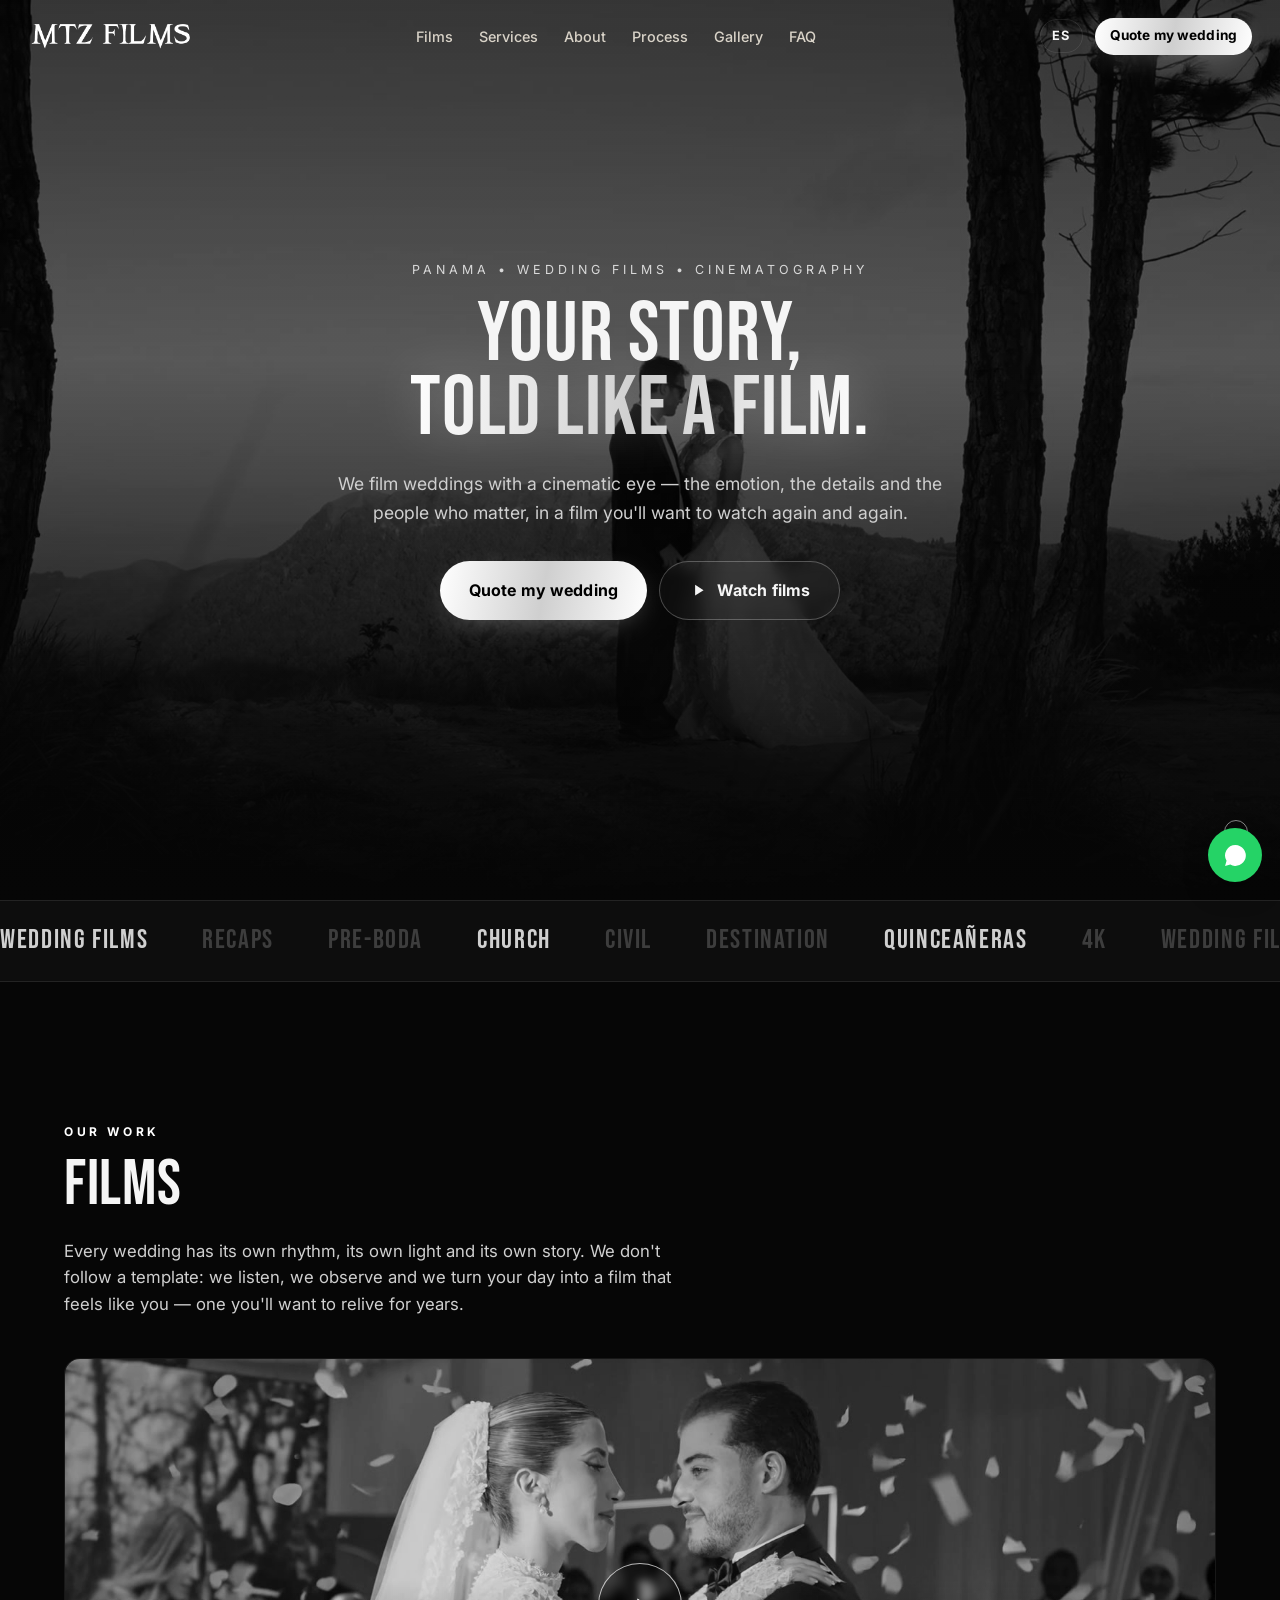
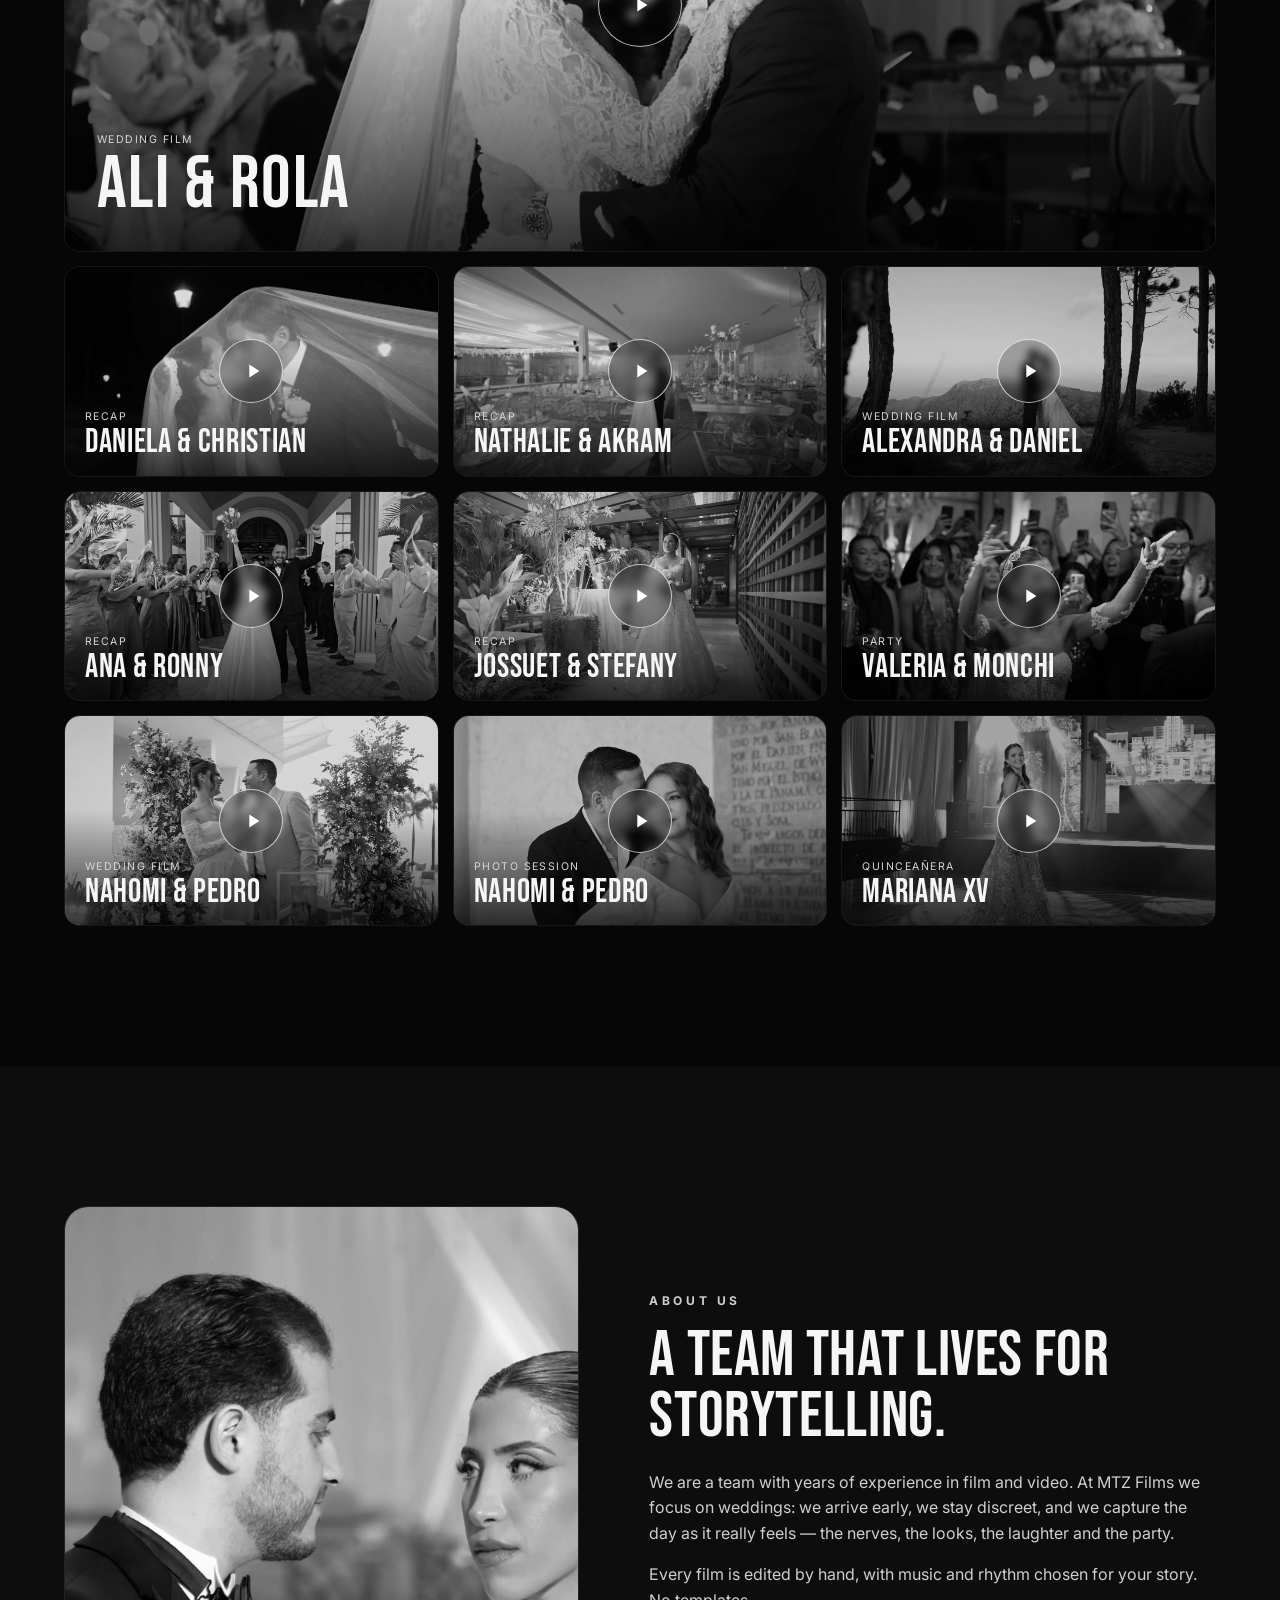
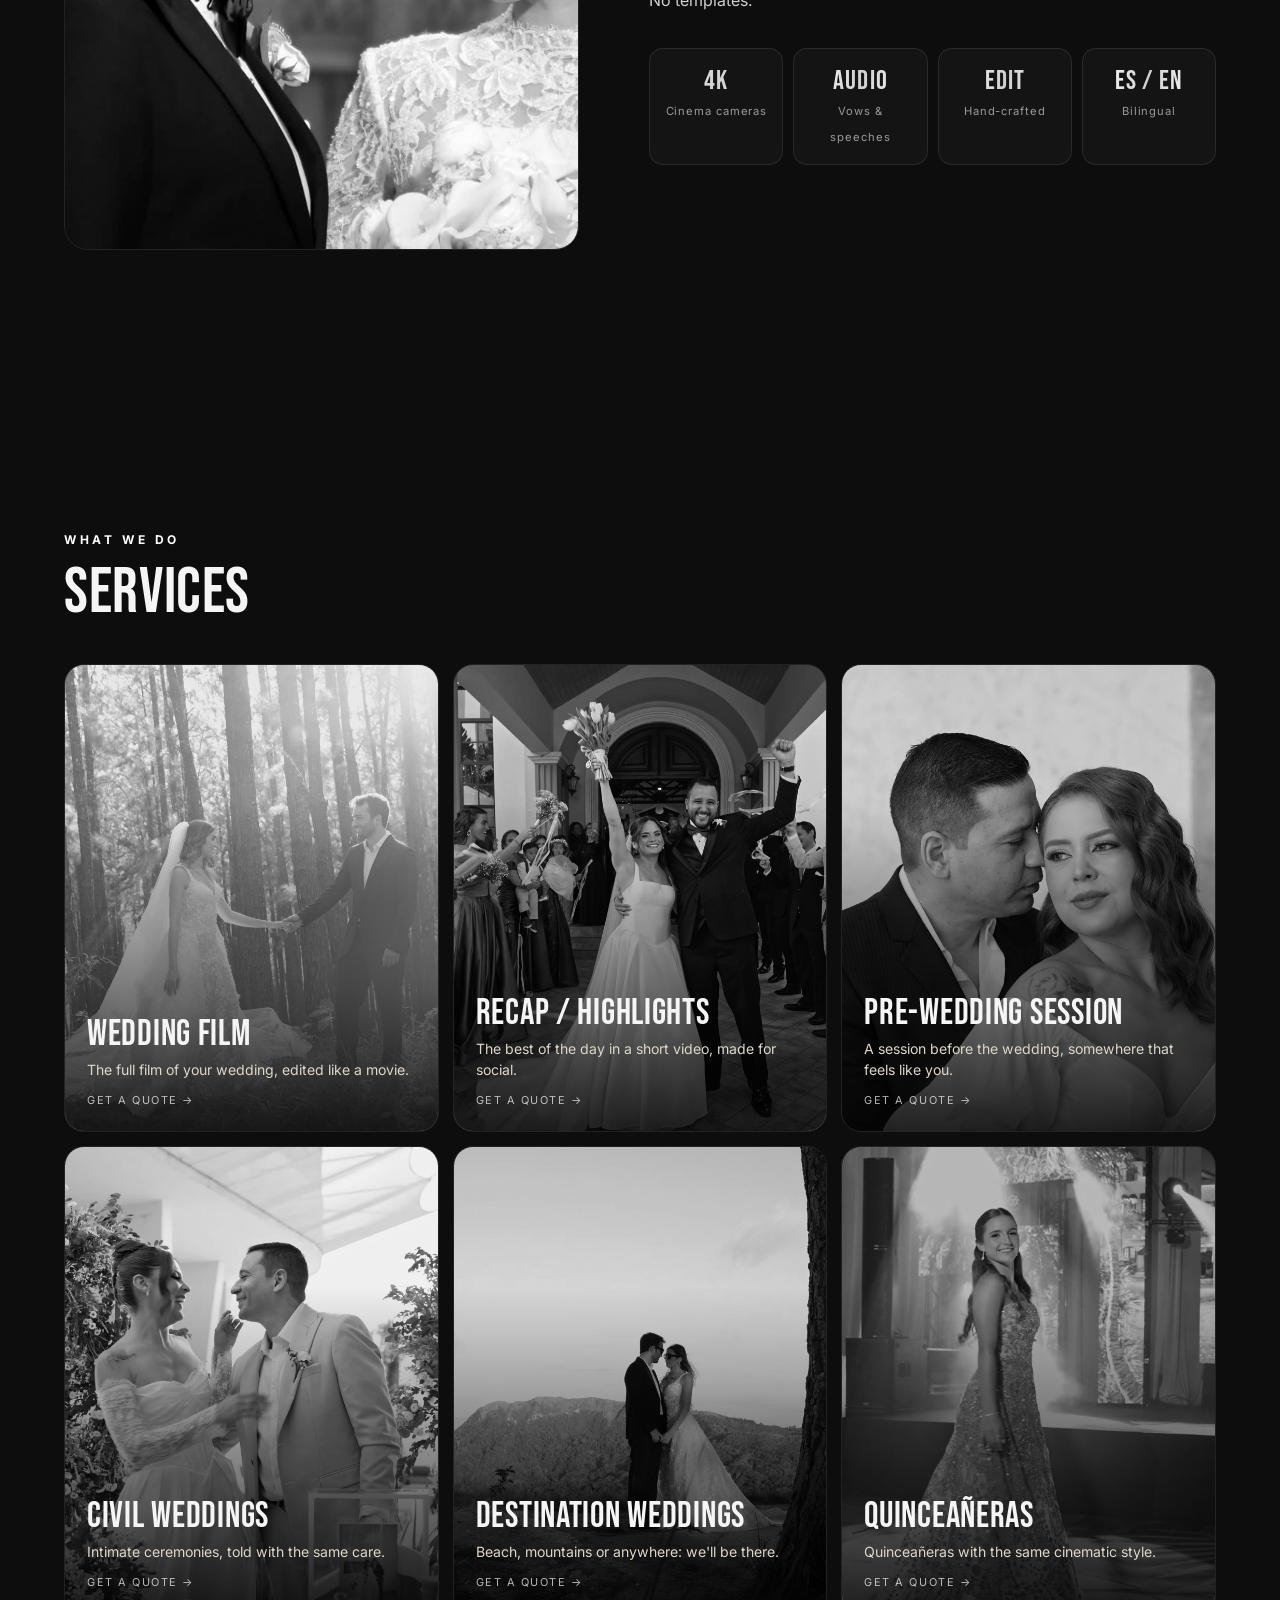
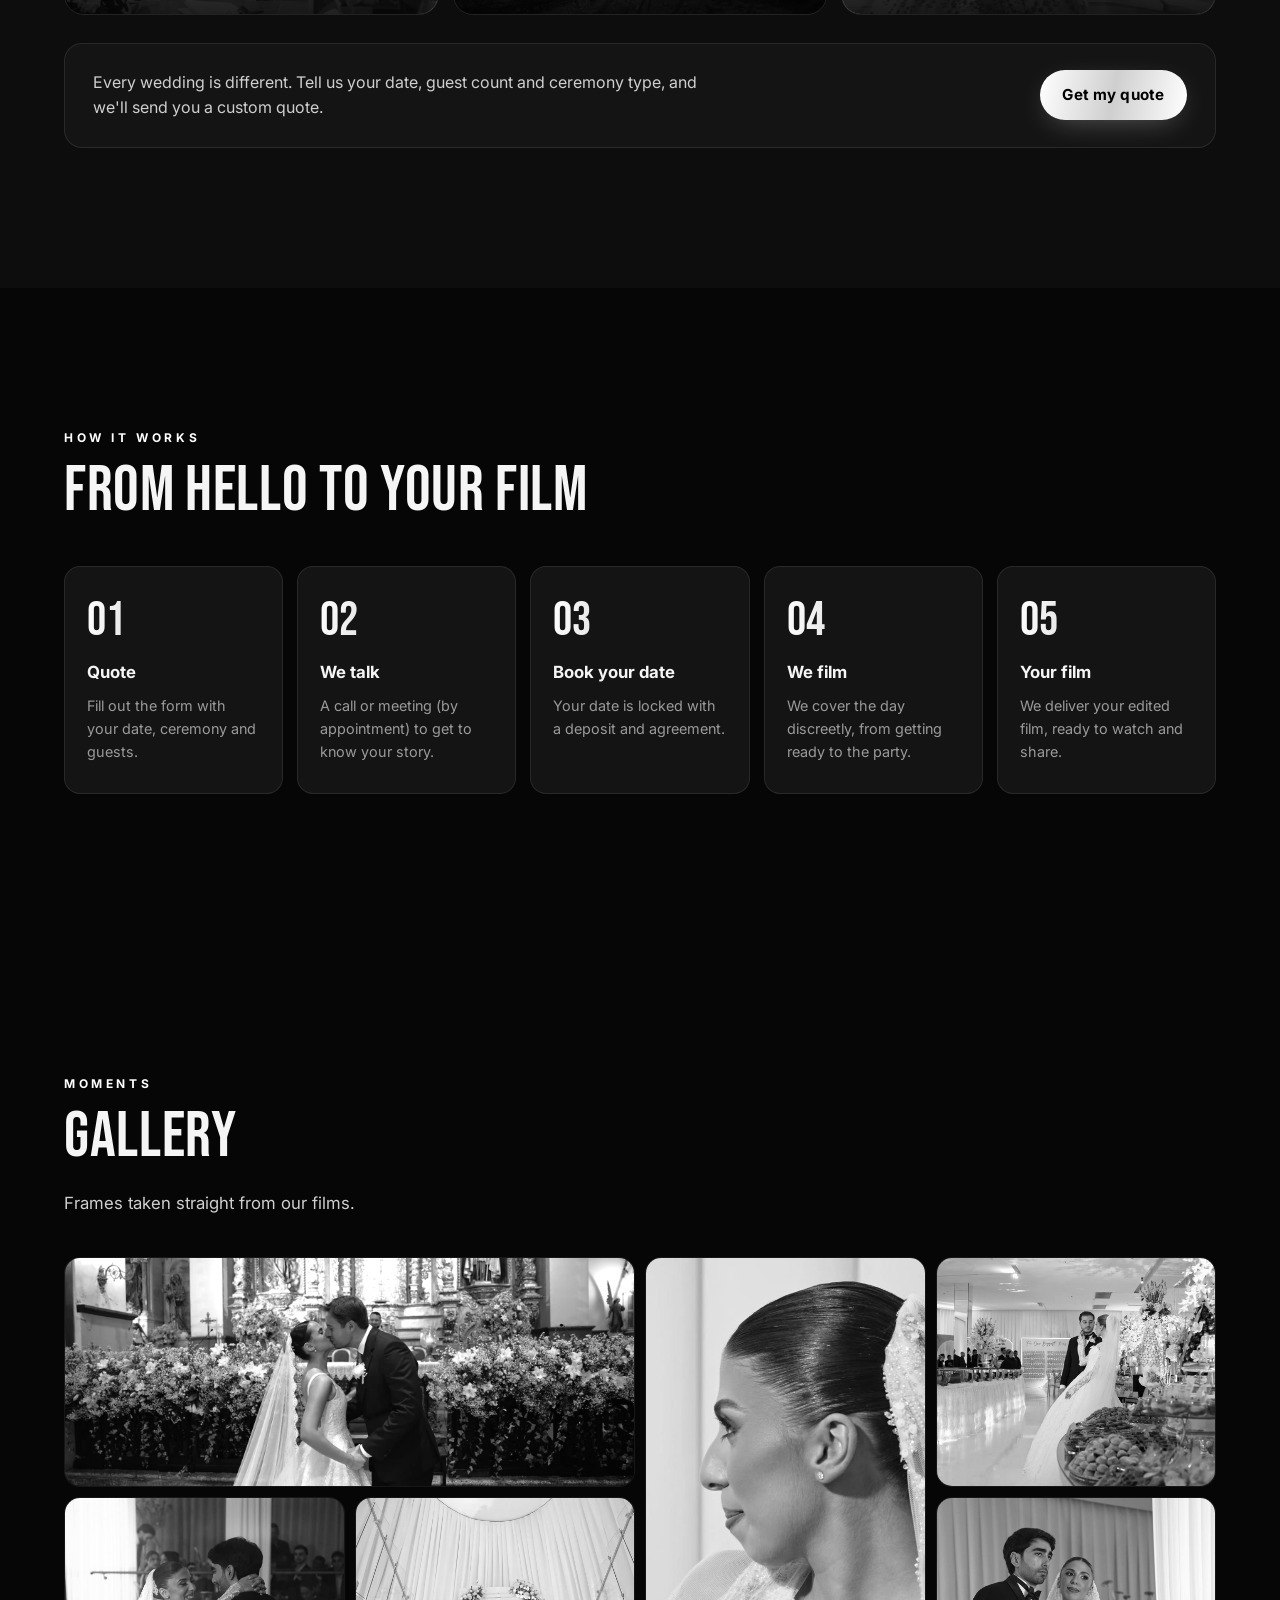
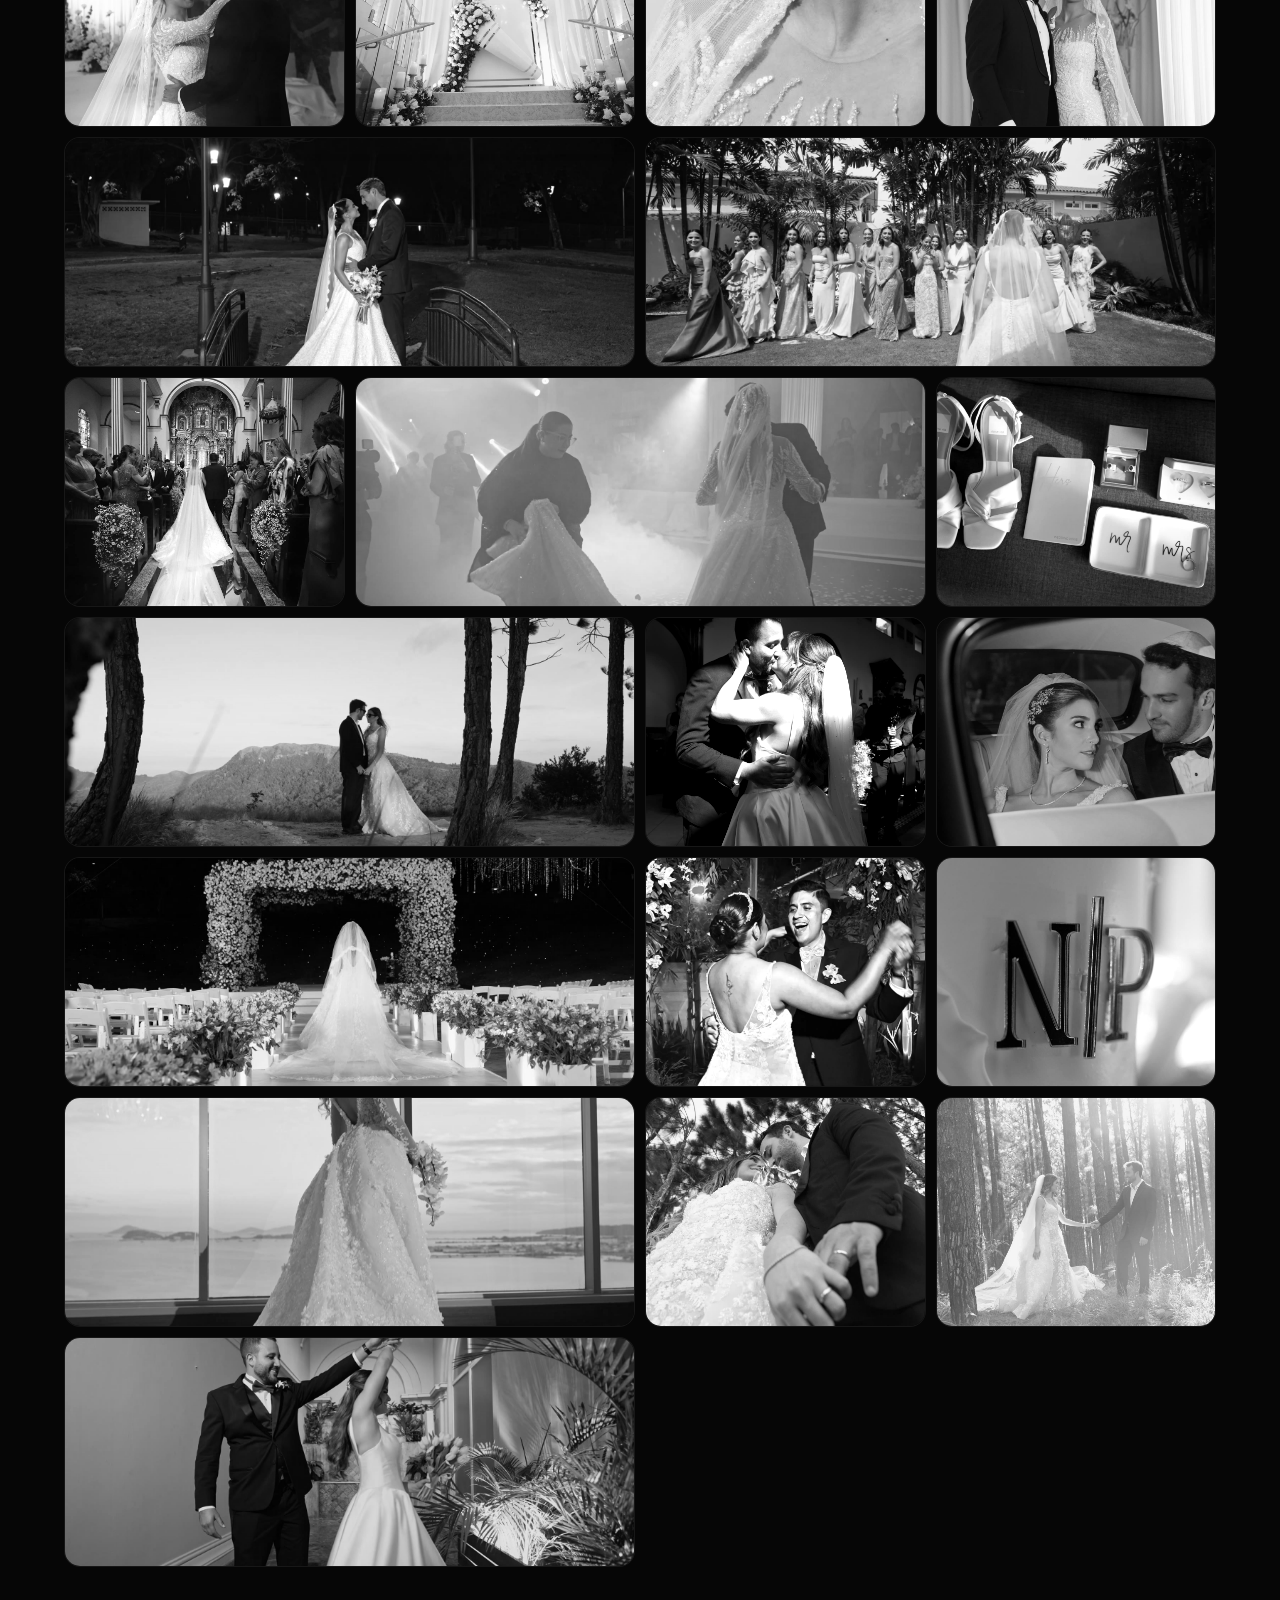
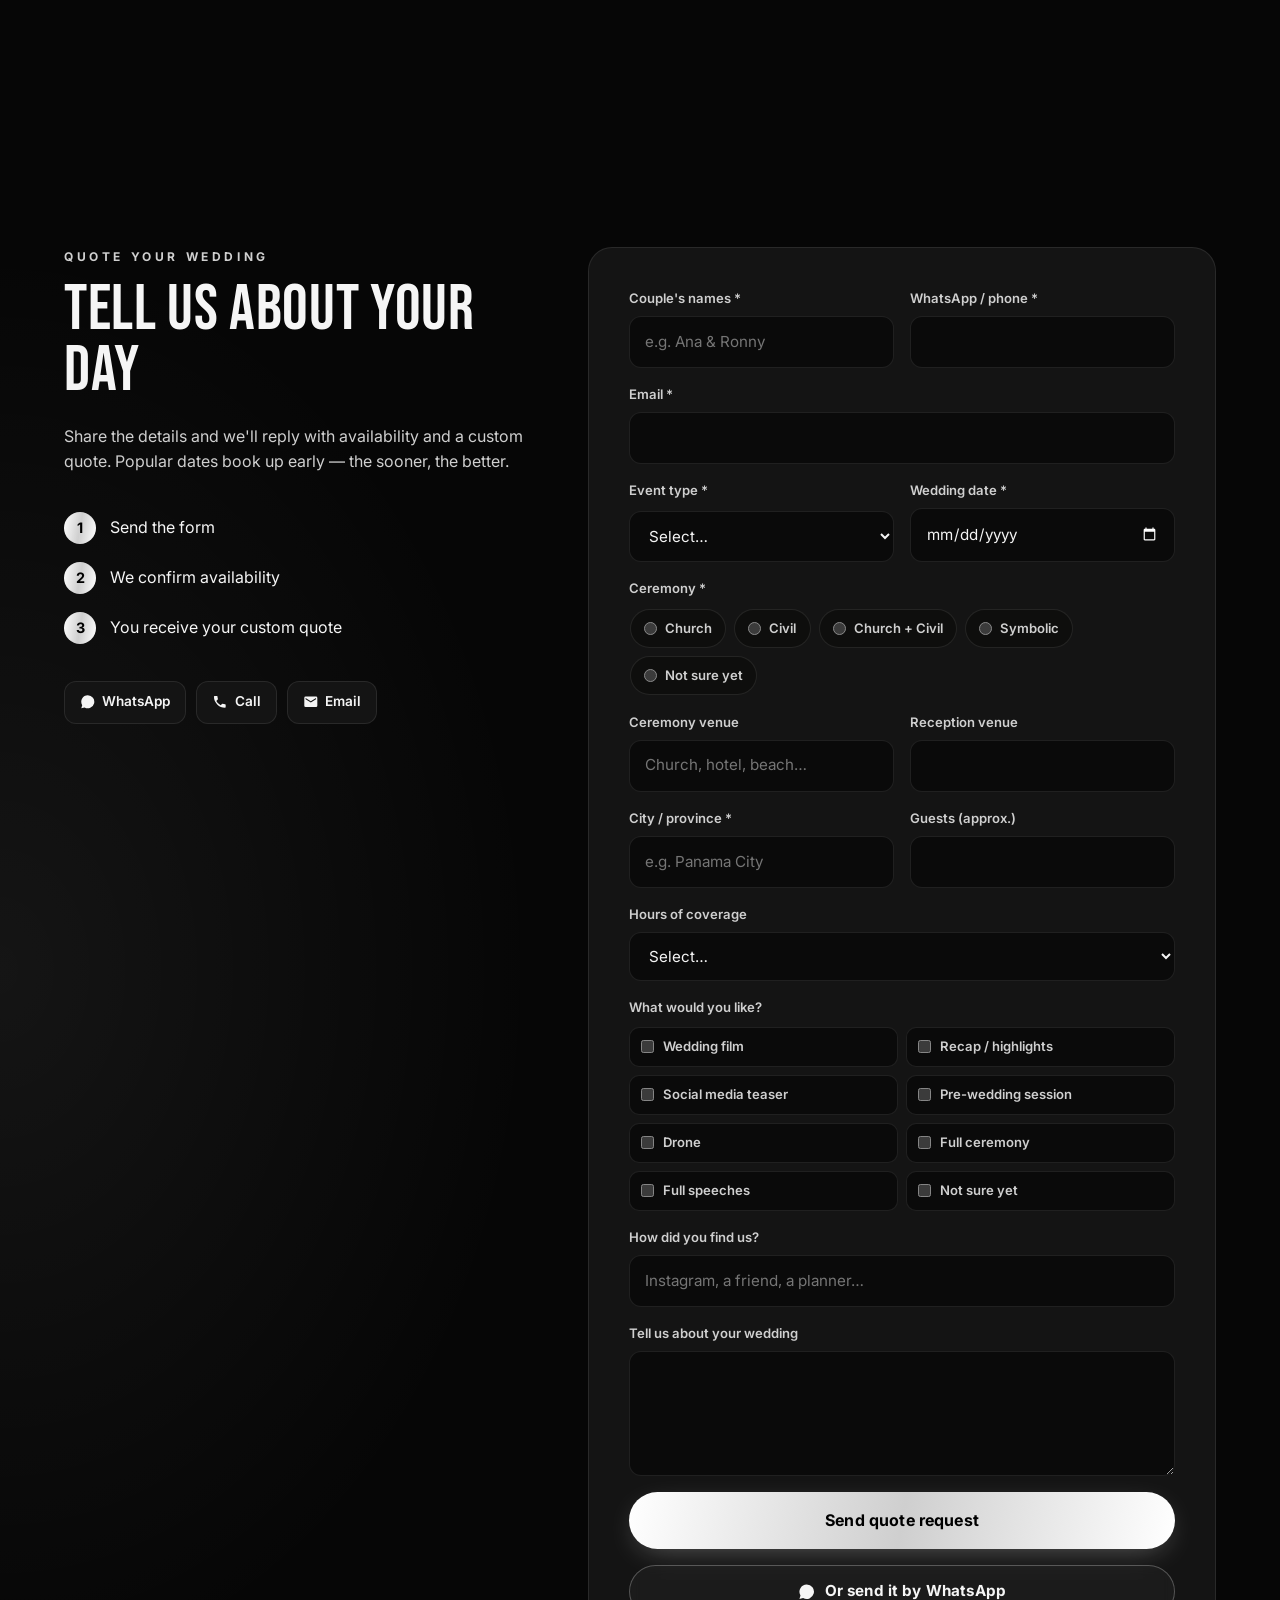
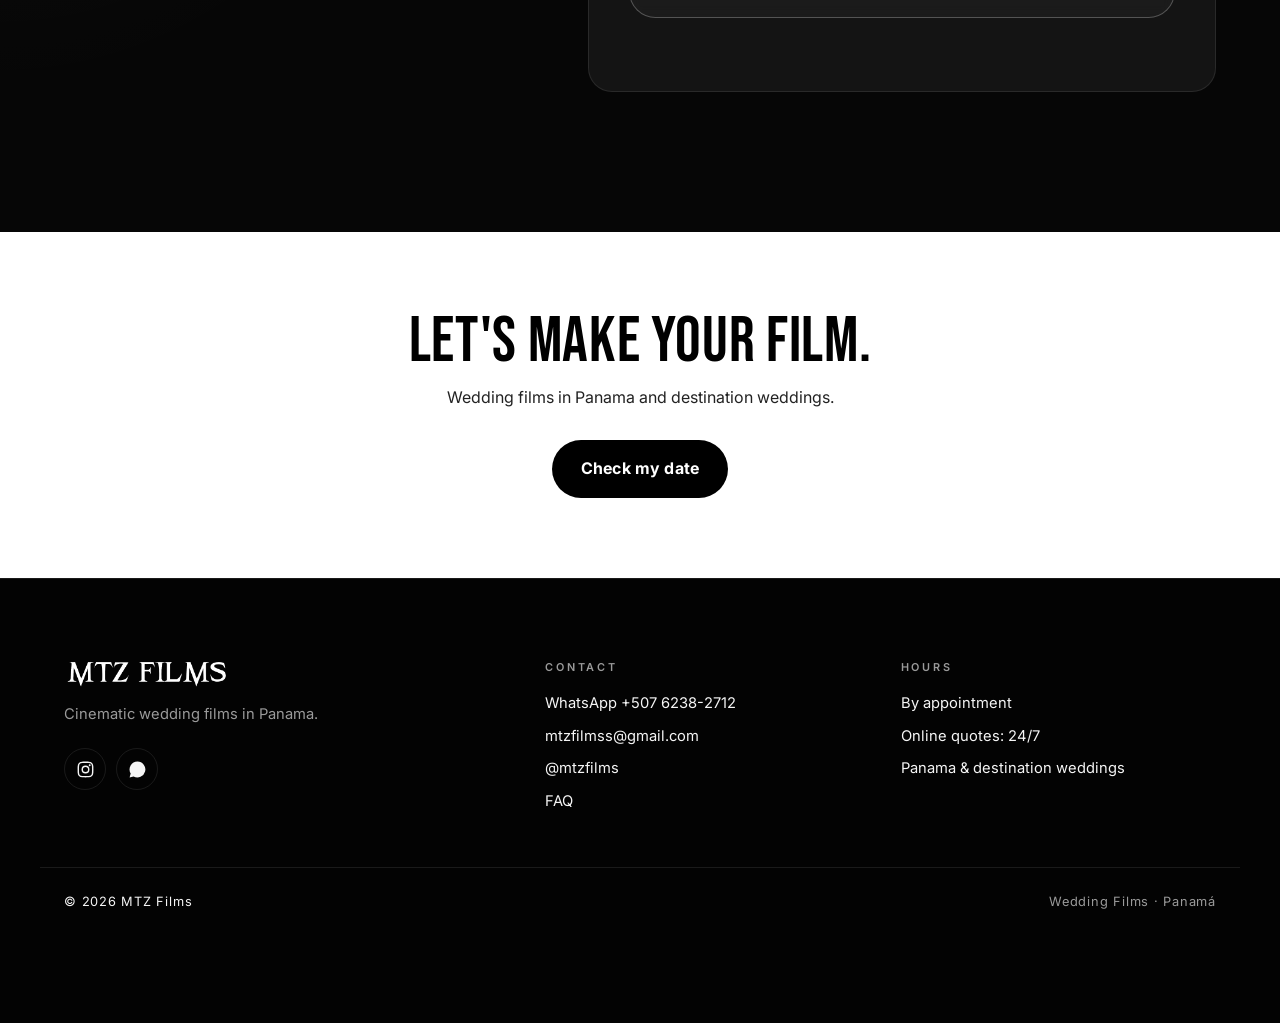
<file: index.html>
<!doctype html>
<html lang="es">
<head>
<meta charset="utf-8">
<meta name="viewport" content="width=device-width, initial-scale=1">
<title>MTZ Films | Wedding Films en Panamá</title>
<meta name="description" content="MTZ Films — videos de boda cinematográficos en Panamá. Wedding films, recaps, sesiones pre-boda y quinceañeras. Cotiza tu boda en línea.">
<link rel="canonical" href="https://mtzfilms.com/">
<link rel="icon" href="favicon.svg" type="image/svg+xml">
<meta property="og:type" content="website">
<meta property="og:site_name" content="MTZ Films">
<meta property="og:title" content="MTZ Films | Wedding Films en Panamá">
<meta property="og:description" content="Videos de boda cinematográficos en Panamá. Cotiza tu boda en línea.">
<meta property="og:url" content="https://mtzfilms.com/">
<meta property="og:image" content="https://mtzfilms.com/media/films/ali-rola.jpg">
<meta name="twitter:card" content="summary_large_image">
<meta name="theme-color" content="#0b0b0a">
<link rel="preconnect" href="https://fonts.googleapis.com">
<link rel="preconnect" href="https://fonts.gstatic.com" crossorigin>
<link href="https://fonts.googleapis.com/css2?family=Bebas+Neue&family=Cormorant+Garamond:ital,wght@0,300;0,400;0,500;0,600;1,300;1,400&family=Inter:wght@300;400;500;600;700&display=swap" rel="stylesheet">
<link rel="stylesheet" href="styles.css?v=6">
<link rel="stylesheet" href="bw.css?v=8">
</head>
<body class="intro-on">

<!-- ============ INTRO ============ -->
<div class="intro" id="intro" aria-hidden="true">
  <div class="intro-inner">
    <p class="intro-welcome" data-en="Welcome to">Bienvenidos a</p>
    <img class="logo-img intro-logo" src="media/logo.png" alt="" hidden>
    <div class="intro-word">
      <span class="intro-mark">MTZ <i>Films</i></span>
      <span class="intro-bar">WEDDING FILMS</span>
    </div>
  </div>
</div>

<!-- ============ HEADER ============ -->
<header class="nav" id="nav">
  <a href="#top" class="brand" aria-label="MTZ Films">
    <img class="logo-img" src="media/logo.png" alt="MTZ Films" hidden>
    <span class="brand-mark">MTZ <i>Films</i></span>
  </a>
  <nav class="nav-links" id="navLinks">
    <a href="#films">Films</a>
    <a href="#services" data-en="Services">Servicios</a>
    <a href="#about" data-en="About">Nosotros</a>
    <a href="#process" data-en="Process">Proceso</a>
    <a href="#gallery" data-en="Gallery">Galería</a>
    <a href="faq.html">FAQ</a>
  </nav>
  <div class="nav-actions">
    <button class="lang" id="langBtn" aria-label="Switch to English">EN</button>
    <a href="#quote" class="btn btn-sm btn-gold" data-en="Quote my wedding">Cotizar mi boda</a>
    <button class="burger" id="burger" aria-label="Menú"><span></span><span></span><span></span></button>
  </div>
</header>

<main id="top">

<!-- ============ HERO ============ -->
<section class="hero">
  <video class="hero-media" src="media/hero.mp4" poster="media/hero.jpg" autoplay muted loop playsinline aria-hidden="true"></video>
  <div class="hero-shade" aria-hidden="true"></div>
  <div class="hero-inner">
    <p class="eyebrow" data-en="Panama • Wedding Films • Cinematography">Panamá • Wedding Films • Cinematografía</p>
    <h1 class="hero-title">
      <span class="line" data-en="Your story,">Su historia,</span>
      <span class="line"><em data-en="told like a film.">contada como una película.</em></span>
    </h1>
    <p class="hero-copy" data-en="We film weddings with a cinematic eye — the emotion, the details and the people who matter, in a film you'll want to watch again and again.">Filmamos bodas con mirada de cine: la emoción, los detalles y la gente que importa, en un film que van a querer ver una y otra vez.</p>
    <div class="hero-cta">
      <a href="#quote" class="btn btn-gold btn-lg" data-en="Quote my wedding">Cotizar mi boda</a>
      <a href="#films" class="btn btn-ghost btn-lg"><svg viewBox="0 0 24 24" class="ic"><path d="M8 5v14l11-7z"/></svg><span data-en="Watch films">Ver films</span></a>
    </div>
  </div>
  <a href="#films" class="scroll-cue" aria-label="Scroll"><span></span></a>
</section>

<!-- ============ MARQUEE ============ -->
<div class="marquee" aria-hidden="true">
  <div class="marquee-track">
    <span>Wedding Films</span><span>Recaps</span><span>Pre-boda</span><span data-en="Church">Iglesia</span><span>Civil</span><span data-en="Destination">Destino</span><span>Quinceañeras</span><span>4K</span>
    <span>Wedding Films</span><span>Recaps</span><span>Pre-boda</span><span data-en="Church">Iglesia</span><span>Civil</span><span data-en="Destination">Destino</span><span>Quinceañeras</span><span>4K</span>
  </div>
</div>

<!-- ============ FILMS ============ -->
<section class="section films" id="films">
  <div class="wrap">
    <p class="kicker" data-en="Our work">Nuestro trabajo</p>
    <h2 class="h2" data-en="Films">Films</h2>
    <p class="lead" data-en="Every wedding has its own rhythm, its own light and its own story. We don't follow a template: we listen, we observe and we turn your day into a film that feels like you — one you'll want to relive for years.">Cada boda tiene su propio ritmo, su propia luz y su propia historia. No seguimos una fórmula: escuchamos, observamos y convertimos su día en un film que se siente como ustedes — uno que van a querer revivir por años.</p>
    <div class="film-grid" id="filmGrid"><!-- rendered by script.js --></div>
  </div>
</section>

<!-- ============ ABOUT ============ -->
<section class="section about" id="about">
  <div class="wrap about-grid">
    <div class="about-visual reveal">
      <img src="media/gallery/ali-rola-portrait.jpg" alt="Ali &amp; Rola" loading="lazy">
    </div>
    <div class="about-copy">
      <p class="kicker" data-en="About us">Sobre nosotros</p>
      <h2 class="h2" data-en="A team that lives for storytelling.">Un equipo que vive para contar historias.</h2>
      <p data-en="We are a team with years of experience in film and video. At MTZ Films we focus on weddings: we arrive early, we stay discreet, and we capture the day as it really feels — the nerves, the looks, the laughter and the party.">Somos un equipo de trabajo con años de trayectoria en el ámbito audiovisual. En MTZ Films nos enfocamos en bodas: llegamos temprano, trabajamos de forma discreta y capturamos el día como se siente de verdad — los nervios, las miradas, las risas y la fiesta.</p>
      <p data-en="Every film is edited by hand, with music and rhythm chosen for your story. No templates.">Cada film se edita a mano, con música y ritmo elegidos para su historia. Nada de plantillas.</p>
      <ul class="pillars">
        <li><b>4K</b><span data-en="Cinema cameras">Cámaras de cine</span></li>
        <li><b data-en="Audio">Audio</b><span data-en="Vows &amp; speeches">Votos y discursos</span></li>
        <li><b data-en="Edit">Edición</b><span data-en="Hand-crafted">Hecha a mano</span></li>
        <li><b>ES / EN</b><span data-en="Bilingual">Bilingües</span></li>
      </ul>
    </div>
  </div>
</section>

<!-- ============ SERVICES ============ -->
<section class="section services" id="services">
  <div class="wrap">
    <p class="kicker" data-en="What we do">Lo que hacemos</p>
    <h2 class="h2" data-en="Services">Servicios</h2>
    <div class="svc-tiles" id="svcTiles"><!-- rendered by script.js --></div>
    <div class="svc-more">
      <p data-en="Every wedding is different. Tell us your date, guest count and ceremony type, and we'll send you a custom quote.">Cada boda es distinta. Cuéntennos la fecha, los invitados y el tipo de ceremonia, y les enviamos una cotización a la medida.</p>
      <a href="#quote" class="btn btn-gold" data-en="Get my quote">Pedir cotización</a>
    </div>
  </div>
</section>

<!-- ============ PROCESS ============ -->
<section class="section process" id="process">
  <div class="wrap">
    <p class="kicker" data-en="How it works">Cómo funciona</p>
    <h2 class="h2" data-en="From hello to your film">Del primer mensaje a su film</h2>
    <ol class="steps">
      <li class="reveal"><b>01</b><h3 data-en="Quote">Cotizan</h3><p data-en="Fill out the form with your date, ceremony and guests.">Llenan el formulario con su fecha, ceremonia e invitados.</p></li>
      <li class="reveal"><b>02</b><h3 data-en="We talk">Conversamos</h3><p data-en="A call or meeting (by appointment) to get to know your story.">Una llamada o reunión (con cita) para conocer su historia.</p></li>
      <li class="reveal"><b>03</b><h3 data-en="Book your date">Reservan su fecha</h3><p data-en="Your date is locked with a deposit and agreement.">La fecha queda apartada con un abono y un acuerdo.</p></li>
      <li class="reveal"><b>04</b><h3 data-en="We film">Filmamos</h3><p data-en="We cover the day discreetly, from getting ready to the party.">Cubrimos el día de forma discreta, de los preparativos a la fiesta.</p></li>
      <li class="reveal"><b>05</b><h3 data-en="Your film">Su film</h3><p data-en="We deliver your edited film, ready to watch and share.">Les entregamos su film editado, listo para ver y compartir.</p></li>
    </ol>
  </div>
</section>

<!-- ============ GALLERY ============ -->
<section class="section gallery" id="gallery">
  <div class="wrap">
    <p class="kicker" data-en="Moments">Momentos</p>
    <h2 class="h2" data-en="Gallery">Galería</h2>
    <p class="lead" data-en="Frames taken straight from our films.">Cuadros sacados directamente de nuestros films.</p>
    <div class="gal-grid" id="galGrid"><!-- rendered by script.js --></div>
  </div>
</section>


<!-- ============ QUOTE FORM ============ -->
<section class="section quote" id="quote">
  <div class="wrap quote-grid">
    <div class="quote-intro">
      <p class="kicker" data-en="Quote your wedding">Cotiza tu boda</p>
      <h2 class="h2" data-en="Tell us about your day">Cuéntennos de su día</h2>
      <p data-en="Share the details and we'll reply with availability and a custom quote. Popular dates book up early — the sooner, the better.">Compartan los detalles y les respondemos con disponibilidad y una cotización a la medida. Las fechas más buscadas se llenan rápido — mientras antes, mejor.</p>
      <ul class="quote-steps">
        <li><b>1</b><span data-en="Send the form">Envían el formulario</span></li>
        <li><b>2</b><span data-en="We confirm availability">Confirmamos disponibilidad</span></li>
        <li><b>3</b><span data-en="You receive your custom quote">Reciben su cotización a la medida</span></li>
      </ul>
      <div class="quick-contact">
        <a href="#" class="qc js-whatsapp"><svg viewBox="0 0 24 24" class="ic"><path d="M12 2a10 10 0 0 0-8.6 15.1L2 22l5-1.3A10 10 0 1 0 12 2Zm4.5 12.1c-.2-.1-1.5-.7-1.7-.8s-.4-.1-.6.1-.6.8-.8 1-.3.2-.5.1a6.7 6.7 0 0 1-3.3-2.9c-.3-.4.2-.4.7-1.3.1-.2 0-.3 0-.4l-.8-1.8c-.2-.5-.4-.4-.6-.4h-.5a1 1 0 0 0-.7.3 3 3 0 0 0-.9 2.2 5.2 5.2 0 0 0 1.1 2.7 11.8 11.8 0 0 0 4.5 4c1.7.7 2.3.8 3.2.6a2.7 2.7 0 0 0 1.8-1.2 2.2 2.2 0 0 0 .1-1.3c0-.1-.2-.2-.4-.3Z"/></svg><span>WhatsApp</span></a>
        <a href="#" class="qc js-call"><svg viewBox="0 0 24 24" class="ic"><path d="M6.6 10.8a15.1 15.1 0 0 0 6.6 6.6l2.2-2.2a1 1 0 0 1 1-.2 11.4 11.4 0 0 0 3.6.6 1 1 0 0 1 1 1V20a1 1 0 0 1-1 1A17 17 0 0 1 3 4a1 1 0 0 1 1-1h3.5a1 1 0 0 1 1 1c0 1.2.2 2.4.6 3.6a1 1 0 0 1-.3 1Z"/></svg><span data-en="Call">Llamar</span></a>
        <a href="#" class="qc js-email"><svg viewBox="0 0 24 24" class="ic"><path d="M20 4H4a2 2 0 0 0-2 2v12a2 2 0 0 0 2 2h16a2 2 0 0 0 2-2V6a2 2 0 0 0-2-2Zm0 4-8 5-8-5V6l8 5 8-5Z"/></svg><span>Email</span></a>
      </div>
    </div>

    <form class="qform" id="quoteForm" novalidate>
      <div class="row2">
        <label><span data-en="Couple's names *">Nombres de la pareja *</span><input name="names" required data-ph-en="e.g. Ana &amp; Ronny" placeholder="Ej: Ana &amp; Ronny"></label>
        <label><span data-en="WhatsApp / phone *">WhatsApp / teléfono *</span><input name="phone" type="tel" required autocomplete="tel"></label>
      </div>
      <label><span data-en="Email *">Correo *</span><input name="email" type="email" required autocomplete="email"></label>
      <div class="row2">
        <label><span data-en="Event type *">Tipo de evento *</span>
          <select name="event_type" id="eventType" required>
            <option value="" data-en="Select…">Selecciona…</option>
            <option value="Boda" data-en="Wedding">Boda</option>
            <option value="Boda civil" data-en="Civil wedding">Boda civil</option>
            <option value="Boda destino" data-en="Destination wedding">Boda destino</option>
            <option value="Sesión pre-boda" data-en="Pre-wedding session">Sesión pre-boda</option>
            <option value="Quinceañera">Quinceañera</option>
            <option value="Otro" data-en="Other">Otro</option>
          </select>
        </label>
        <label><span data-en="Wedding date *">Fecha de la boda *</span><input name="date" type="date" required></label>
      </div>
      <fieldset>
        <legend data-en="Ceremony *">Ceremonia *</legend>
        <div class="seg" id="ceremony">
          <label><input type="radio" name="ceremony" value="Iglesia" required> <span data-en="Church">Iglesia</span></label>
          <label><input type="radio" name="ceremony" value="Civil"> <span>Civil</span></label>
          <label><input type="radio" name="ceremony" value="Iglesia + Civil"> <span data-en="Church + Civil">Iglesia + Civil</span></label>
          <label><input type="radio" name="ceremony" value="Simbólica"> <span data-en="Symbolic">Simbólica</span></label>
          <label><input type="radio" name="ceremony" value="Aún no sé"> <span data-en="Not sure yet">Aún no sé</span></label>
        </div>
      </fieldset>
      <div class="row2">
        <label><span data-en="Ceremony venue">Lugar de la ceremonia</span><input name="ceremony_venue" data-ph-en="Church, hotel, beach…" placeholder="Iglesia, hotel, playa…"></label>
        <label><span data-en="Reception venue">Lugar de la recepción</span><input name="reception_venue"></label>
      </div>
      <div class="row2">
        <label><span data-en="City / province *">Ciudad / provincia *</span><input name="city" required data-ph-en="e.g. Panama City" placeholder="Ej: Ciudad de Panamá"></label>
        <label><span data-en="Guests (approx.)">Invitados (aprox.)</span><input name="guests" type="number" min="1" inputmode="numeric"></label>
      </div>
      <label><span data-en="Hours of coverage">Horas de cobertura</span>
        <select name="hours">
          <option value="" data-en="Select…">Selecciona…</option>
          <option value="Ceremonia solamente" data-en="Ceremony only">Solo ceremonia</option>
          <option value="4 horas" data-en="4 hours">4 horas</option>
          <option value="6 horas" data-en="6 hours">6 horas</option>
          <option value="8 horas" data-en="8 hours">8 horas</option>
          <option value="10+ horas" data-en="10+ hours">10+ horas</option>
          <option value="No sé" data-en="Not sure">No sé</option>
        </select>
      </label>
      <fieldset>
        <legend data-en="What would you like?">¿Qué les gustaría?</legend>
        <div class="checkgrid" id="svcChecks"><!-- rendered by script.js --></div>
      </fieldset>
      <label><span data-en="How did you find us?">¿Cómo nos conocieron?</span><input name="source" data-ph-en="Instagram, a friend, a planner…" placeholder="Instagram, un amigo, wedding planner…"></label>
      <label><span data-en="Tell us about your wedding">Cuéntennos de su boda</span><textarea name="message" rows="4"></textarea></label>
      <input type="text" name="_honey" class="hp" tabindex="-1" autocomplete="off">
      <button class="btn btn-gold btn-lg btn-block" type="submit" data-en="Send quote request">Enviar solicitud de cotización</button>
      <button class="btn btn-ghost btn-block" type="button" id="sendWa"><svg viewBox="0 0 24 24" class="ic"><path d="M12 2a10 10 0 0 0-8.6 15.1L2 22l5-1.3A10 10 0 1 0 12 2Zm4.5 12.1c-.2-.1-1.5-.7-1.7-.8s-.4-.1-.6.1-.6.8-.8 1-.3.2-.5.1a6.7 6.7 0 0 1-3.3-2.9c-.3-.4.2-.4.7-1.3.1-.2 0-.3 0-.4l-.8-1.8c-.2-.5-.4-.4-.6-.4h-.5a1 1 0 0 0-.7.3 3 3 0 0 0-.9 2.2 5.2 5.2 0 0 0 1.1 2.7 11.8 11.8 0 0 0 4.5 4c1.7.7 2.3.8 3.2.6a2.7 2.7 0 0 0 1.8-1.2 2.2 2.2 0 0 0 .1-1.3c0-.1-.2-.2-.4-.3Z"/></svg><span data-en="Or send it by WhatsApp">O enviarla por WhatsApp</span></button>
      <p class="form-msg" id="formMsg" role="status"></p>
    </form>
  </div>
</section>

<!-- ============ CTA ============ -->
<section class="cta-band">
  <video class="cta-bg" src="media/hero.mp4" autoplay muted loop playsinline aria-hidden="true"></video>
  <div class="wrap">
    <h2 class="h2" data-en="Let's make your film.">Hagamos su película.</h2>
    <p data-en="Wedding films in Panama and destination weddings.">Wedding films en Panamá y bodas destino.</p>
    <a href="#quote" class="btn btn-gold btn-lg" data-en="Check my date">Revisar mi fecha</a>
  </div>
</section>

</main>

<!-- ============ FOOTER ============ -->
<footer class="footer" id="contact">
  <div class="wrap foot-grid">
    <div>
      <a href="#top" class="brand"><img class="logo-img" src="media/logo.png" alt="MTZ Films" hidden><span class="brand-mark">MTZ <i>Films</i></span></a>
      <p class="muted" data-en="Cinematic wedding films in Panama.">Wedding films cinematográficos en Panamá.</p>
      <div class="socials" id="socials"></div>
    </div>
    <div>
      <h4 data-en="Contact">Contacto</h4>
      <ul class="foot-list">
        <li><a href="#" class="js-whatsapp js-phone-text">WhatsApp</a></li>
        <li><a href="#" class="js-email js-email-text">Email</a></li>
        <li><a href="#" class="js-ig">@mtzfilms</a></li>
        <li><a href="faq.html" data-en="FAQ">Preguntas frecuentes</a></li>
      </ul>
    </div>
    <div>
      <h4 data-en="Hours">Horario</h4>
      <ul class="foot-list">
        <li data-en="By appointment">Con cita previa</li>
        <li data-en="Online quotes: 24/7">Cotizaciones en línea: 24/7</li>
        <li data-en="Panama &amp; destination weddings">Panamá y bodas destino</li>
      </ul>
    </div>
  </div>
  <div class="wrap foot-bottom">
    <span>© <span id="year"></span> MTZ Films</span>
    <span class="muted">Wedding Films · Panamá</span>
  </div>
</footer>

<!-- Floating actions -->
<div class="fab">
  <button type="button" class="fab-btn to-top" id="toTop" aria-label="Back to top"><svg viewBox="0 0 24 24" class="ic" fill="none" stroke="currentColor" stroke-width="2.5" stroke-linecap="round" stroke-linejoin="round"><path d="M12 19V5M5 12l7-7 7 7"/></svg></button>
  <a href="#" class="fab-btn wa js-whatsapp" aria-label="WhatsApp"><svg viewBox="0 0 24 24" class="ic"><path d="M12 2a10 10 0 0 0-8.6 15.1L2 22l5-1.3A10 10 0 1 0 12 2Zm4.5 12.1c-.2-.1-1.5-.7-1.7-.8s-.4-.1-.6.1-.6.8-.8 1-.3.2-.5.1a6.7 6.7 0 0 1-3.3-2.9c-.3-.4.2-.4.7-1.3.1-.2 0-.3 0-.4l-.8-1.8c-.2-.5-.4-.4-.6-.4h-.5a1 1 0 0 0-.7.3 3 3 0 0 0-.9 2.2 5.2 5.2 0 0 0 1.1 2.7 11.8 11.8 0 0 0 4.5 4c1.7.7 2.3.8 3.2.6a2.7 2.7 0 0 0 1.8-1.2 2.2 2.2 0 0 0 .1-1.3c0-.1-.2-.2-.4-.3Z"/></svg></a>
</div>

<!-- Lightbox -->
<div class="lightbox" id="lightbox" hidden><button class="lb-close" aria-label="Close">×</button><div class="lb-body" id="lbBody"></div></div>

<script src="script.js?v=9"></script>
</body>
</html>
</file>
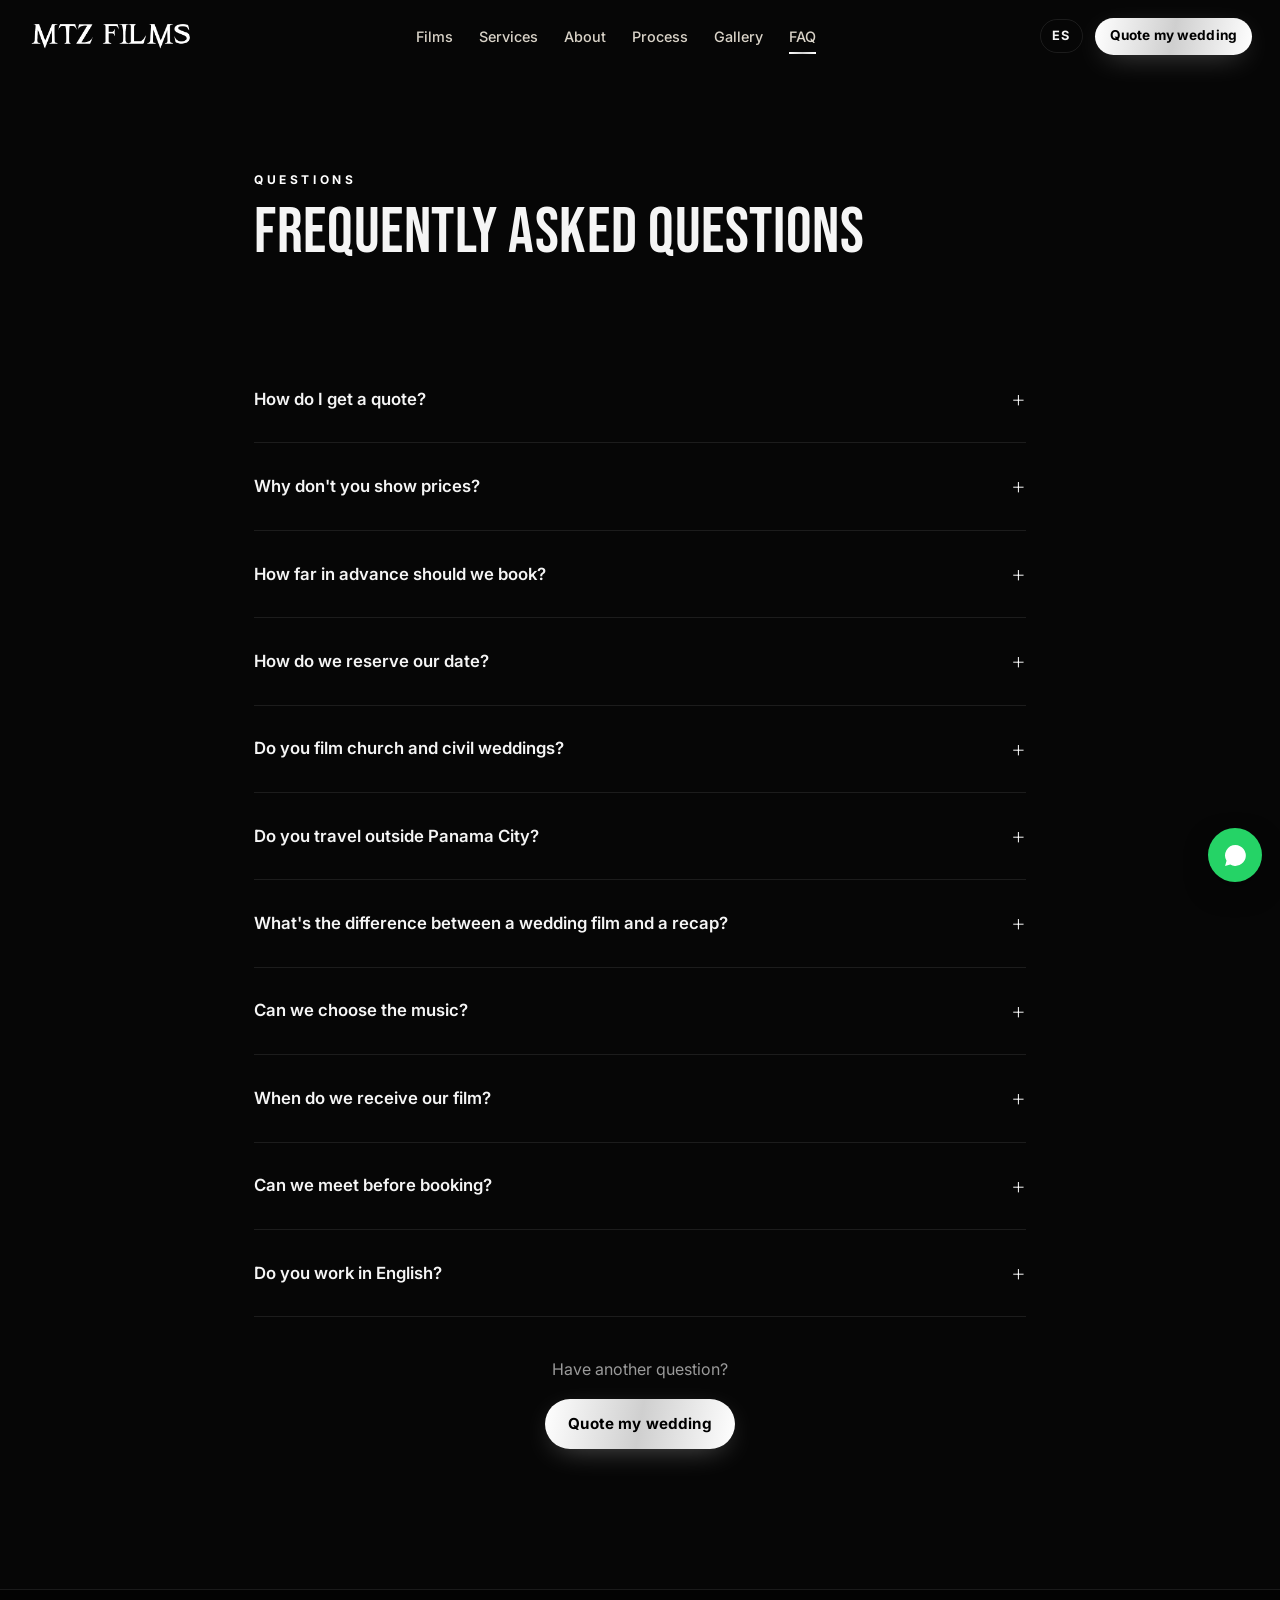
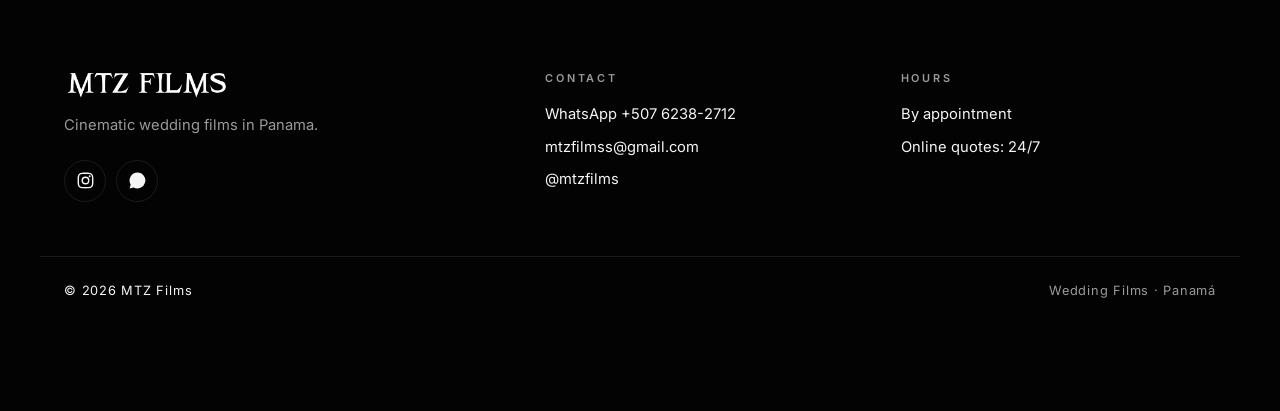
<file: faq.html>
<!doctype html>
<html lang="es">
<head>
<meta charset="utf-8">
<meta name="viewport" content="width=device-width, initial-scale=1">
<title>Preguntas frecuentes | MTZ Films</title>
<meta name="description" content="Preguntas frecuentes sobre los wedding films de MTZ Films en Panamá: cotización, reservas, cobertura y entrega.">
<link rel="canonical" href="https://mtzfilms.com/faq.html">
<link rel="icon" href="favicon.svg" type="image/svg+xml">
<meta name="theme-color" content="#0b0b0a">
<link rel="preconnect" href="https://fonts.googleapis.com">
<link rel="preconnect" href="https://fonts.gstatic.com" crossorigin>
<link href="https://fonts.googleapis.com/css2?family=Bebas+Neue&family=Cormorant+Garamond:ital,wght@0,300;0,400;0,500;0,600;1,300;1,400&family=Inter:wght@300;400;500;600;700&display=swap" rel="stylesheet">
<link rel="stylesheet" href="styles.css?v=6">
<link rel="stylesheet" href="bw.css?v=8">
</head>
<body>

<header class="nav scrolled" id="nav">
  <a href="index.html" class="brand" aria-label="MTZ Films">
    <img class="logo-img" src="media/logo.png" alt="MTZ Films" hidden>
    <span class="brand-mark">MTZ <i>Films</i></span>
  </a>
  <nav class="nav-links" id="navLinks">
    <a href="index.html#films">Films</a>
    <a href="index.html#services" data-en="Services">Servicios</a>
    <a href="index.html#about" data-en="About">Nosotros</a>
    <a href="index.html#process" data-en="Process">Proceso</a>
    <a href="index.html#gallery" data-en="Gallery">Galería</a>
    <a href="faq.html" class="current">FAQ</a>
  </nav>
  <div class="nav-actions">
    <button class="lang" id="langBtn" aria-label="Switch to English">EN</button>
    <a href="index.html#quote" class="btn btn-sm btn-gold" data-en="Quote my wedding">Cotizar mi boda</a>
    <button class="burger" id="burger" aria-label="Menú"><span></span><span></span><span></span></button>
  </div>
</header>

<main>
<section class="page-head">
  <div class="wrap narrow">
    <p class="kicker" data-en="Questions">Preguntas</p>
    <h1 class="h2" data-en="Frequently asked questions">Preguntas frecuentes</h1>
  </div>
</section>

<section class="section" style="padding-top:20px">
  <div class="wrap narrow">
    <div class="faq-list" id="faqList">
      <div class="faq-item"><button class="faq-q" aria-expanded="false" data-en="How do I get a quote?">¿Cómo cotizo mi boda?</button><div class="faq-a"><div data-en="Fill out the quote form with your date, ceremony type (church, civil or both), venues and guest count. We'll reply with availability and a custom quote. You can also send it by WhatsApp.">Llenen el formulario de cotización con su fecha, tipo de ceremonia (iglesia, civil o ambas), lugares e invitados. Les respondemos con disponibilidad y una cotización a la medida. También pueden enviarla por WhatsApp.</div></div></div>
      <div class="faq-item"><button class="faq-q" aria-expanded="false" data-en="Why don't you show prices?">¿Por qué no publican precios?</button><div class="faq-a"><div data-en="Every wedding is different: hours of coverage, number of locations, ceremony type and the type of film you want all change the price. That's why each quote is custom.">Cada boda es distinta: las horas de cobertura, la cantidad de lugares, el tipo de ceremonia y el tipo de film que quieren cambian el precio. Por eso cada cotización es a la medida.</div></div></div>
      <div class="faq-item"><button class="faq-q" aria-expanded="false" data-en="How far in advance should we book?">¿Con cuánta anticipación debemos reservar?</button><div class="faq-a"><div data-en="As early as possible. We film a limited number of weddings per date, and the most popular dates fill up first.">Lo antes posible. Filmamos un número limitado de bodas por fecha y las fechas más buscadas se llenan primero.</div></div></div>
      <div class="faq-item"><button class="faq-q" aria-expanded="false" data-en="How do we reserve our date?">¿Cómo apartamos nuestra fecha?</button><div class="faq-a"><div data-en="Once you approve the quote, your date is reserved with a deposit and a signed agreement.">Cuando aprueben la cotización, la fecha queda apartada con un abono y un acuerdo firmado.</div></div></div>
      <div class="faq-item"><button class="faq-q" aria-expanded="false" data-en="Do you film church and civil weddings?">¿Filman bodas por la iglesia y por lo civil?</button><div class="faq-a"><div data-en="Yes. Church, civil, symbolic, or both on the same day or on different days. Tell us in the form so we can plan the coverage.">Sí. Iglesia, civil, simbólica, o ambas el mismo día o en días distintos. Indíquenlo en el formulario para planificar la cobertura.</div></div></div>
      <div class="faq-item"><button class="faq-q" aria-expanded="false" data-en="Do you travel outside Panama City?">¿Viajan fuera de la Ciudad de Panamá?</button><div class="faq-a"><div data-en="Yes. We film all over Panama — beach, mountains, interior — and destination weddings. Travel is included in the quote.">Sí. Filmamos en todo Panamá — playa, montaña, interior — y bodas destino. El traslado se incluye en la cotización.</div></div></div>
      <div class="faq-item"><button class="faq-q" aria-expanded="false" data-en="What's the difference between a wedding film and a recap?">¿Qué diferencia hay entre un wedding film y un recap?</button><div class="faq-a"><div data-en="The wedding film tells the full story of the day, with vows and speeches. The recap is a short, high-energy video with the best moments, perfect for sharing on social media.">El wedding film cuenta la historia completa del día, con votos y discursos. El recap es un video corto y dinámico con los mejores momentos, ideal para compartir en redes.</div></div></div>
      <div class="faq-item"><button class="faq-q" aria-expanded="false" data-en="Can we choose the music?">¿Podemos escoger la música?</button><div class="faq-a"><div data-en="Of course. Tell us the songs and style you like, and we'll pick music that fits your story.">Claro. Cuéntennos las canciones y el estilo que les gusta, y escogemos música que vaya con su historia.</div></div></div>
      <div class="faq-item"><button class="faq-q" aria-expanded="false" data-en="When do we receive our film?">¿Cuándo recibimos nuestro film?</button><div class="faq-a"><div data-en="Delivery times are confirmed in your quote, depending on the package. Every film is edited by hand.">Los tiempos de entrega se confirman en su cotización, según el paquete. Cada film se edita a mano.</div></div></div>
      <div class="faq-item"><button class="faq-q" aria-expanded="false" data-en="Can we meet before booking?">¿Podemos reunirnos antes de reservar?</button><div class="faq-a"><div data-en="Yes. We meet by appointment — in person or by video call.">Sí. Nos reunimos con cita previa, en persona o por videollamada.</div></div></div>
      <div class="faq-item"><button class="faq-q" aria-expanded="false" data-en="Do you work in English?">¿Trabajan en inglés?</button><div class="faq-a"><div data-en="Yes. We work in Spanish and English.">Sí. Trabajamos en español e inglés.</div></div></div>
    </div>
    <div class="faq-more">
      <p data-en="Have another question?">¿Tienen otra pregunta?</p>
      <a href="index.html#quote" class="btn btn-gold" data-en="Quote my wedding">Cotizar mi boda</a>
    </div>
  </div>
</section>
</main>

<footer class="footer" id="contact">
  <div class="wrap foot-grid">
    <div>
      <a href="index.html" class="brand"><img class="logo-img" src="media/logo.png" alt="MTZ Films" hidden><span class="brand-mark">MTZ <i>Films</i></span></a>
      <p class="muted" data-en="Cinematic wedding films in Panama.">Wedding films cinematográficos en Panamá.</p>
      <div class="socials" id="socials"></div>
    </div>
    <div>
      <h4 data-en="Contact">Contacto</h4>
      <ul class="foot-list">
        <li><a href="#" class="js-whatsapp js-phone-text">WhatsApp</a></li>
        <li><a href="#" class="js-email js-email-text">Email</a></li>
        <li><a href="#" class="js-ig">@mtzfilms</a></li>
      </ul>
    </div>
    <div>
      <h4 data-en="Hours">Horario</h4>
      <ul class="foot-list">
        <li data-en="By appointment">Con cita previa</li>
        <li data-en="Online quotes: 24/7">Cotizaciones en línea: 24/7</li>
      </ul>
    </div>
  </div>
  <div class="wrap foot-bottom">
    <span>© <span id="year"></span> MTZ Films</span>
    <span class="muted">Wedding Films · Panamá</span>
  </div>
</footer>

<div class="fab">
  <button type="button" class="fab-btn to-top" id="toTop" aria-label="Back to top"><svg viewBox="0 0 24 24" class="ic" fill="none" stroke="currentColor" stroke-width="2.5" stroke-linecap="round" stroke-linejoin="round"><path d="M12 19V5M5 12l7-7 7 7"/></svg></button>
  <a href="#" class="fab-btn wa js-whatsapp" aria-label="WhatsApp"><svg viewBox="0 0 24 24" class="ic"><path d="M12 2a10 10 0 0 0-8.6 15.1L2 22l5-1.3A10 10 0 1 0 12 2Zm4.5 12.1c-.2-.1-1.5-.7-1.7-.8s-.4-.1-.6.1-.6.8-.8 1-.3.2-.5.1a6.7 6.7 0 0 1-3.3-2.9c-.3-.4.2-.4.7-1.3.1-.2 0-.3 0-.4l-.8-1.8c-.2-.5-.4-.4-.6-.4h-.5a1 1 0 0 0-.7.3 3 3 0 0 0-.9 2.2 5.2 5.2 0 0 0 1.1 2.7 11.8 11.8 0 0 0 4.5 4c1.7.7 2.3.8 3.2.6a2.7 2.7 0 0 0 1.8-1.2 2.2 2.2 0 0 0 .1-1.3c0-.1-.2-.2-.4-.3Z"/></svg></a>
</div>
<div class="lightbox" id="lightbox" hidden><button class="lb-close" aria-label="Close">×</button><div class="lb-body" id="lbBody"></div></div>

<script src="script.js?v=9"></script>
</body>
</html>
</file>
<file: styles.css>
:root{
  --bg:#0b0b0a;
  --bg2:#121210;
  --card:#171715;
  --line:rgba(255,248,235,.1);
  --text:#f4efe6;
  --muted:#a29c92;
  --gold:#c9a96e;
  --gold2:#e4cf9f;
  --radius:4px;
  --serif:"Cormorant Garamond",Georgia,serif;
  --sans:"Inter",system-ui,-apple-system,Segoe UI,sans-serif;
}
*{box-sizing:border-box;margin:0;padding:0}
html{scroll-behavior:smooth;scroll-padding-top:80px}
body{background:var(--bg);color:var(--text);font-family:var(--sans);font-weight:300;line-height:1.7;-webkit-font-smoothing:antialiased;overflow-x:hidden}
img,iframe,video{max-width:100%;display:block}
a{color:inherit;text-decoration:none}
button{font:inherit;cursor:pointer;border:0;background:none;color:inherit}
.ic{width:1.15em;height:1.15em;fill:currentColor;flex:none}
.wrap{max-width:1200px;margin:0 auto;padding:0 24px}
.wrap.narrow{max-width:820px}
.muted{color:var(--muted)}
[hidden]{display:none!important}

/* ---------- buttons ---------- */
.btn{display:inline-flex;align-items:center;justify-content:center;gap:.6em;padding:.9em 1.6em;border-radius:999px;font-weight:500;font-size:.8rem;letter-spacing:.16em;text-transform:uppercase;transition:transform .2s,background .25s,color .25s,border-color .25s;white-space:nowrap}
.btn:hover{transform:translateY(-2px)}
.btn-sm{padding:.6em 1.2em;font-size:.7rem}
.btn-lg{padding:1.05em 2em;font-size:.82rem}
.btn-block{width:100%}
.btn-gold{background:var(--gold);color:#14110b}
.btn-gold:hover{background:var(--gold2)}
.btn-ghost{border:1px solid rgba(255,248,235,.35);background:rgba(255,255,255,.03);backdrop-filter:blur(6px)}
.btn-ghost:hover{border-color:var(--gold);color:var(--gold2)}

/* ---------- nav ---------- */
.nav{position:fixed;inset:0 0 auto 0;z-index:50;display:flex;align-items:center;justify-content:space-between;gap:20px;padding:18px 28px;transition:background .3s,padding .3s,border-color .3s;border-bottom:1px solid transparent}
.nav.scrolled{background:rgba(11,11,10,.85);backdrop-filter:blur(14px);border-color:var(--line);padding:12px 28px}
.brand{display:flex;align-items:center}
.brand-mark{font-family:var(--serif);font-size:1.9rem;font-weight:500;letter-spacing:.14em;line-height:1}
.brand-mark i{font-weight:300;letter-spacing:.04em;color:var(--gold2)}
.brand .logo-img{height:32px;width:auto}
@media (max-width:560px){.brand .logo-img{height:24px}}
.brand.has-logo .brand-mark{display:none}
.nav-links{display:flex;gap:30px;font-size:.74rem;font-weight:500;letter-spacing:.2em;text-transform:uppercase}
.nav-links a{color:#d9d3c8;position:relative}
.nav-links a::after{content:"";position:absolute;left:0;bottom:-6px;height:1px;width:0;background:var(--gold);transition:width .25s}
.nav-links a:hover{color:#fff}
.nav-links a:hover::after,.nav-links a.current::after{width:100%}
.nav-actions{display:flex;align-items:center;gap:12px}
.lang{border:1px solid var(--line);border-radius:999px;padding:.45em .9em;font-size:.72rem;font-weight:600;letter-spacing:.12em}
.lang:hover{border-color:var(--gold)}
.burger{display:none;width:40px;height:40px;flex-direction:column;justify-content:center;gap:5px;padding:0 9px}
.burger span{height:1.5px;background:#fff;border-radius:2px;transition:.3s}

/* ---------- hero ---------- */
.hero{position:relative;min-height:100svh;display:flex;align-items:flex-end;overflow:hidden;padding:140px 28px clamp(70px,12vh,130px)}
.hero-media{position:absolute;inset:0;width:100%;height:100%;object-fit:cover;z-index:0}
.hero-shade{position:absolute;inset:0;z-index:1;background:linear-gradient(180deg,rgba(11,11,10,.55) 0%,rgba(11,11,10,.1) 35%,rgba(11,11,10,.45) 65%,var(--bg) 100%)}
.hero-inner{position:relative;z-index:2;max-width:1200px;width:100%;margin:0 auto}
.eyebrow{font-size:.72rem;letter-spacing:.38em;text-transform:uppercase;color:#e9e2d4;margin-bottom:20px}
.hero-title{font-family:var(--serif);font-weight:300;font-size:clamp(3rem,8.5vw,7.4rem);line-height:.98;letter-spacing:-.01em;max-width:1000px}
.hero-title .line{display:block}
.hero-title em{font-style:italic;color:var(--gold2)}
.hero-copy{max-width:560px;margin-top:24px;color:#ddd6ca;font-size:clamp(1rem,1.5vw,1.1rem)}
.hero-cta{display:flex;flex-wrap:wrap;gap:12px;margin-top:34px}
.scroll-cue{position:absolute;z-index:2;right:32px;bottom:40px;width:24px;height:40px;border:1px solid rgba(255,255,255,.5);border-radius:14px}
.scroll-cue span{position:absolute;left:50%;top:8px;width:2px;height:8px;margin-left:-1px;background:#fff;border-radius:2px;animation:cue 1.8s ease-in-out infinite}
@keyframes cue{0%{opacity:0;transform:translateY(0)}40%{opacity:1}100%{opacity:0;transform:translateY(14px)}}

/* ---------- marquee ---------- */
.marquee{border-block:1px solid var(--line);overflow:hidden;background:var(--bg2);padding:18px 0}
.marquee-track{display:flex;gap:54px;width:max-content;animation:marq 42s linear infinite}
.marquee span{font-family:var(--serif);font-style:italic;font-size:1.7rem;font-weight:300;color:#5d584f;white-space:nowrap}
.marquee span:nth-child(3n+1){color:var(--gold2)}
@keyframes marq{to{transform:translateX(-50%)}}

/* ---------- sections ---------- */
.section{padding:clamp(80px,11vw,140px) 0;position:relative}
.kicker{font-size:.7rem;font-weight:600;letter-spacing:.36em;text-transform:uppercase;color:var(--gold);margin-bottom:14px}
.h2{font-family:var(--serif);font-weight:300;font-size:clamp(2.5rem,5.6vw,4.4rem);line-height:1.02;letter-spacing:-.005em;margin-bottom:22px}
.lead{color:#cfc8bc;font-size:1.05rem;max-width:640px}

/* films */
.film-grid{display:grid;grid-template-columns:repeat(3,1fr);gap:14px;margin-top:40px}
.film{position:relative;aspect-ratio:16/9;overflow:hidden;border-radius:var(--radius);text-align:left;background:#000}
.film.featured{grid-column:1/-1;aspect-ratio:21/9}
.film img{position:absolute;inset:0;width:100%;height:100%;object-fit:cover;transition:transform .9s cubic-bezier(.2,.7,.2,1),opacity .4s;opacity:.85}
.film:hover img{transform:scale(1.05);opacity:1}
.film::after{content:"";position:absolute;inset:0;background:linear-gradient(180deg,transparent 45%,rgba(0,0,0,.75))}
.film-play{position:absolute;z-index:1;left:50%;top:50%;width:64px;height:64px;margin:-32px 0 0 -32px;border-radius:50%;border:1px solid rgba(255,255,255,.7);display:grid;place-items:center;backdrop-filter:blur(4px);background:rgba(0,0,0,.2);transition:transform .3s,background .3s}
.film-play svg{width:22px;height:22px;fill:#fff;margin-left:3px}
.film:hover .film-play{transform:scale(1.1);background:var(--gold);border-color:var(--gold)}
.film:hover .film-play svg{fill:#14110b}
.film.featured .film-play{width:84px;height:84px;margin:-42px 0 0 -42px}
.film-txt{position:absolute;z-index:1;left:20px;right:20px;bottom:16px;display:flex;flex-direction:column}
.film-txt small{font-size:.66rem;letter-spacing:.3em;text-transform:uppercase;color:var(--gold2)}
.film-txt b{font-family:var(--serif);font-weight:400;font-size:clamp(1.4rem,2.4vw,1.9rem);line-height:1.15}
.film.featured .film-txt{left:32px;bottom:28px}
.film.featured .film-txt b{font-size:clamp(2rem,4.5vw,3.6rem)}

/* about */
.about{background:var(--bg2)}
.about-grid{display:grid;grid-template-columns:1fr 1.1fr;gap:70px;align-items:center}
.about-visual{aspect-ratio:4/5;overflow:hidden;border-radius:var(--radius)}
.about-visual img{width:100%;height:100%;object-fit:cover}
.about-copy p{color:#cfc8bc;margin-bottom:16px}
.pillars{display:grid;grid-template-columns:repeat(4,1fr);gap:1px;margin-top:34px;list-style:none;background:var(--line);border:1px solid var(--line)}
.pillars li{padding:18px 10px;text-align:center;background:var(--bg2)}
.pillars b{display:block;font-family:var(--serif);font-size:1.5rem;font-weight:400;color:var(--gold2);line-height:1.2}
.pillars span{font-size:.7rem;letter-spacing:.08em;color:var(--muted)}

/* services */
.svc-tiles{display:grid;grid-template-columns:repeat(3,1fr);gap:14px;margin-top:40px}
.svc-tile{position:relative;aspect-ratio:4/5;overflow:hidden;border-radius:var(--radius);display:block}
.svc-tile img{position:absolute;inset:0;width:100%;height:100%;object-fit:cover;transition:transform .9s cubic-bezier(.2,.7,.2,1)}
.svc-tile:hover img{transform:scale(1.06)}
.svc-tile::after{content:"";position:absolute;inset:0;background:linear-gradient(180deg,rgba(0,0,0,.05) 30%,rgba(0,0,0,.85))}
.svc-tile-txt{position:absolute;left:22px;right:22px;bottom:22px;z-index:1;display:flex;flex-direction:column;gap:6px}
.svc-tile-txt b{font-family:var(--serif);font-weight:400;font-size:clamp(1.7rem,2.6vw,2.3rem);line-height:1.05}
.svc-tile-txt small{font-size:.88rem;color:#ddd6ca;line-height:1.5}
.svc-tile-txt em{font-style:normal;font-size:.68rem;letter-spacing:.28em;text-transform:uppercase;color:var(--gold2);margin-top:6px;opacity:.7;transition:opacity .3s}
.svc-tile:hover em{opacity:1}
.svc-more{display:flex;align-items:center;justify-content:space-between;gap:24px;margin-top:28px;padding:26px 28px;border:1px solid var(--line);border-radius:var(--radius);background:var(--card)}
.svc-more p{color:#cfc8bc;max-width:620px}

/* process */
.process{background:var(--bg2)}
.steps{list-style:none;display:grid;grid-template-columns:repeat(5,1fr);gap:1px;margin-top:44px;background:var(--line);border:1px solid var(--line)}
.steps li{padding:30px 22px;background:var(--bg2)}
.steps b{display:block;font-family:var(--serif);font-weight:300;font-size:2.6rem;line-height:1;color:var(--gold)}
.steps h3{font-family:var(--serif);font-weight:400;font-size:1.5rem;margin:14px 0 8px}
.steps p{font-size:.9rem;color:var(--muted)}

/* gallery */
.gal-grid{display:grid;grid-template-columns:repeat(4,1fr);grid-auto-rows:230px;grid-auto-flow:dense;gap:10px;margin-top:40px}
.gal-item{position:relative;overflow:hidden;border-radius:var(--radius);cursor:zoom-in;background:#000}
.gal-item.tall{grid-row:span 2}.gal-item.wide{grid-column:span 2}
.gal-item img{width:100%;height:100%;object-fit:cover;transition:transform .9s cubic-bezier(.2,.7,.2,1)}
.gal-item:hover img{transform:scale(1.05)}

/* reviews */
.reviews{background:var(--bg2);text-align:center}
.reviews .h2{margin-inline:auto}
.rev-grid{display:grid;grid-template-columns:repeat(3,1fr);gap:16px;margin-top:34px;text-align:left}
.rev{padding:30px;border:1px solid var(--line);background:var(--card)}
.rev .stars{color:var(--gold);letter-spacing:.15em;margin-bottom:10px}
.rev p{font-family:var(--serif);font-size:1.25rem;font-style:italic;color:#ece6db;margin-bottom:14px}
.rev cite{font-style:normal;font-size:.8rem;letter-spacing:.1em;color:var(--muted)}
.rev-empty{grid-column:1/-1;text-align:center;padding:44px 24px;border:1px dashed var(--line);color:var(--muted);font-family:var(--serif);font-size:1.3rem;font-style:italic}
.rev-empty .btn{margin-top:20px;font-family:var(--sans);font-style:normal}

/* quote */
.quote-grid{display:grid;grid-template-columns:.85fr 1.15fr;gap:60px;align-items:start}
.quote-intro{position:sticky;top:100px}
.quote-intro p{color:#cfc8bc}
.quote-steps{list-style:none;margin:28px 0}
.quote-steps li{display:flex;align-items:center;gap:14px;padding:9px 0}
.quote-steps b{width:32px;height:32px;flex:none;border-radius:50%;display:grid;place-items:center;border:1px solid var(--gold);color:var(--gold2);font-family:var(--serif);font-size:1.1rem;font-weight:400}
.quick-contact{display:flex;gap:10px;flex-wrap:wrap}
.qc{display:inline-flex;align-items:center;gap:.5em;padding:.7em 1.1em;border:1px solid var(--line);background:var(--card);font-weight:500;font-size:.85rem;transition:.2s;border-radius:999px}
.qc:hover{border-color:var(--gold);color:var(--gold2)}
.qform{background:var(--card);border:1px solid var(--line);padding:clamp(22px,3.2vw,40px);display:grid;gap:16px;border-radius:var(--radius)}
.row2{display:grid;grid-template-columns:1fr 1fr;gap:16px}
.qform label{display:grid;gap:7px;font-size:.72rem;font-weight:500;letter-spacing:.12em;text-transform:uppercase;color:#bdb6aa}
.qform input,.qform select,.qform textarea{width:100%;font:inherit;font-size:.95rem;font-weight:400;letter-spacing:0;text-transform:none;color:var(--text);background:#0e0e0d;border:1px solid var(--line);border-radius:2px;padding:.85em 1em;transition:border-color .2s;color-scheme:dark}
.qform textarea{resize:vertical}
.qform input:focus,.qform select:focus,.qform textarea:focus{outline:none;border-color:var(--gold)}
.qform .invalid{border-color:#e0707a!important}
.qform fieldset{border:0}
.qform legend{font-size:.72rem;font-weight:500;letter-spacing:.12em;text-transform:uppercase;color:#bdb6aa;margin-bottom:9px}
.seg{display:flex;flex-wrap:wrap;gap:8px;border:1px solid transparent;border-radius:2px}
.seg.invalid{border-color:#e0707a;padding:6px}
.seg label{display:flex;flex-direction:row;align-items:center;gap:8px;padding:.6em 1em;border:1px solid var(--line);border-radius:999px;background:#0e0e0d;font-size:.88rem;letter-spacing:0;text-transform:none;color:#e6e0d5;cursor:pointer;transition:.2s}
.seg label:has(input:checked){border-color:var(--gold);background:rgba(201,169,110,.14);color:#fff}
.seg input{width:auto;accent-color:var(--gold)}
.checkgrid{display:grid;grid-template-columns:1fr 1fr;gap:8px}
.checkgrid label{display:flex;align-items:center;gap:9px;padding:.65em .85em;border:1px solid var(--line);background:#0e0e0d;font-size:.88rem;letter-spacing:0;text-transform:none;color:#e6e0d5;cursor:pointer;transition:border-color .2s;border-radius:2px}
.checkgrid label:has(input:checked){border-color:var(--gold);background:rgba(201,169,110,.1)}
.checkgrid input{width:auto;accent-color:var(--gold)}
.hp{position:absolute;left:-9999px}
.form-msg{font-size:.9rem;text-align:center;min-height:1.2em}
.form-msg.ok{color:#8fd9a8}.form-msg.err{color:#ef8c94}

/* cta band */
.cta-band{position:relative;overflow:hidden;padding:clamp(100px,14vw,170px) 0;text-align:center}
.cta-bg{position:absolute;inset:0;width:100%;height:100%;object-fit:cover;opacity:.35;filter:grayscale(1)}
.cta-band::before{content:"";position:absolute;inset:0;background:radial-gradient(ellipse at center,rgba(11,11,10,.3),rgba(11,11,10,.85));z-index:1}
.cta-band .wrap{position:relative;z-index:2}
.cta-band .h2{font-style:italic;font-size:clamp(2.8rem,7vw,5.6rem);margin-bottom:10px}
.cta-band p{color:#ddd6ca;margin-bottom:30px}

/* faq */
.faq-list{margin-top:20px}
.faq-item{border-bottom:1px solid var(--line)}
.faq-q{width:100%;display:flex;justify-content:space-between;align-items:center;gap:20px;padding:24px 0;text-align:left;font-family:var(--serif);font-size:1.4rem;font-weight:400}
.faq-q::after{content:"+";font-family:var(--sans);font-size:1.5rem;font-weight:200;color:var(--gold);transition:transform .3s}
.faq-item.open .faq-q::after{transform:rotate(45deg)}
.faq-a{display:grid;grid-template-rows:0fr;transition:grid-template-rows .3s}
.faq-a>div{overflow:hidden;color:var(--muted)}
.faq-item.open .faq-a{grid-template-rows:1fr}
.faq-item.open .faq-a>div{padding-bottom:24px}
.page-head{padding:170px 0 30px}
.faq-more{margin-top:40px;color:var(--muted);text-align:center}
.faq-more .btn{margin-top:16px}

/* footer */
.footer{padding:80px 0 110px;background:#070706;border-top:1px solid var(--line)}
.foot-grid{display:grid;grid-template-columns:1.4fr 1fr 1fr;gap:40px}
.footer h4{font-size:.68rem;font-weight:600;letter-spacing:.3em;text-transform:uppercase;color:var(--gold);margin-bottom:16px}
.footer p{margin-top:14px;max-width:340px;font-size:.92rem}
.foot-list{list-style:none;display:grid;gap:9px;font-size:.92rem}
.foot-list a:hover{color:var(--gold2)}
.socials{display:flex;gap:10px;margin-top:22px}
.socials a{width:42px;height:42px;border-radius:50%;display:grid;place-items:center;border:1px solid var(--line);transition:.2s}
.socials a:hover{border-color:var(--gold);color:var(--gold2)}
.socials svg{width:19px;height:19px;fill:currentColor}
.foot-bottom{display:flex;justify-content:space-between;flex-wrap:wrap;gap:10px;margin-top:54px;padding-top:24px;border-top:1px solid var(--line);font-size:.8rem;letter-spacing:.06em}

/* fab */
.fab{position:fixed;right:18px;bottom:18px;z-index:60;display:flex;flex-direction:column;gap:10px}
.fab-btn{width:54px;height:54px;border-radius:50%;display:grid;place-items:center;box-shadow:0 10px 30px -8px rgba(0,0,0,.6);transition:transform .2s,opacity .3s,visibility .3s}
.fab-btn .ic{width:25px;height:25px}
.fab-btn.wa{background:#25d366;color:#fff}
.fab-btn.wa:hover{transform:scale(1.08)}
.fab-btn.to-top{background:var(--text);color:#000;opacity:0;visibility:hidden;transform:translateY(12px)}
.fab-btn.to-top.show{opacity:1;visibility:visible;transform:none}

/* lightbox */
body.lb-on{overflow:hidden}
.lightbox{position:fixed;inset:0;z-index:100;background:rgba(0,0,0,.94);display:grid;place-items:center;padding:20px}
.lb-body{width:min(1400px,94vw);display:grid;place-items:center}
.lb-body img{max-height:88vh;max-width:94vw}
.lb-body video,.lb-body iframe{width:100%;aspect-ratio:16/9;max-height:86vh;background:#000;border:0}
.lb-close{position:absolute;top:12px;right:22px;font-size:2.6rem;font-weight:200;color:#fff;z-index:2}

/* reveal */
.reveal{opacity:0;transform:translateY(26px);transition:opacity .9s,transform .9s}
.reveal.in{opacity:1;transform:none}

/* intro */
body.intro-on{overflow:hidden}
.intro{position:fixed;inset:0;z-index:200;background:#000;display:grid;place-items:center;padding:24px;text-align:center;cursor:pointer;transition:opacity 1.2s ease,filter 1.2s ease,transform 1.2s ease}
.intro.out{opacity:0;filter:blur(18px);transform:scale(1.05);pointer-events:none}
.intro-inner{display:flex;flex-direction:column;align-items:center}
.intro-welcome{font-size:clamp(.75rem,1.4vw,.95rem);letter-spacing:.6em;text-transform:uppercase;color:#bdb6aa;margin-bottom:22px;padding-left:.6em;opacity:0;animation:introIn 1s ease .2s forwards}
.intro-logo{width:min(680px,84vw);height:auto;opacity:0;animation:introLogo 1.4s cubic-bezier(.2,.7,.2,1) .6s forwards}
.intro-word{display:flex;flex-direction:column;align-items:center;opacity:0;animation:introLogo 1.4s cubic-bezier(.2,.7,.2,1) .6s forwards}
.intro.has-logo .intro-mark{display:none}
.intro.has-logo .intro-bar{margin-top:28px}
.intro-mark{font-family:var(--serif);font-weight:400;font-size:clamp(4rem,14vw,10rem);line-height:.9;letter-spacing:.1em}
.intro-mark i{font-weight:300;letter-spacing:.02em;color:var(--gold2)}
.intro-bar{margin-top:20px;font-size:clamp(.7rem,1.4vw,.9rem);letter-spacing:.7em;padding-left:.7em;color:var(--gold);border-top:1px solid rgba(201,169,110,.5);padding-top:16px}
@keyframes introIn{from{opacity:0;transform:translateY(10px)}to{opacity:1;transform:none}}
@keyframes introLogo{from{opacity:0;filter:blur(14px);transform:scale(.94)}to{opacity:1;filter:blur(0);transform:none}}

/* ---------- responsive ---------- */
@media (max-width:1020px){
  .nav-links{position:fixed;inset:64px 0 auto 0;flex-direction:column;gap:0;background:rgba(11,11,10,.97);backdrop-filter:blur(14px);border-bottom:1px solid var(--line);padding:8px 24px 20px;transform:translateY(-120%);transition:transform .35s;z-index:-1}
  .nav-links a{padding:15px 0;border-bottom:1px solid var(--line);font-size:.8rem}
  .nav-links a::after{display:none}
  .nav.open .nav-links{transform:none}
  .nav.open{background:rgba(11,11,10,.97)}
  .burger{display:flex}
  .nav.open .burger span:nth-child(1){transform:translateY(6.5px) rotate(45deg)}
  .nav.open .burger span:nth-child(2){opacity:0}
  .nav.open .burger span:nth-child(3){transform:translateY(-6.5px) rotate(-45deg)}
  .steps{grid-template-columns:repeat(2,1fr)}
  .steps li:last-child{grid-column:1/-1}
  .gal-grid{grid-template-columns:repeat(3,1fr)}
  .film-grid{grid-template-columns:repeat(2,1fr)}
}
@media (max-width:820px){
  .about-grid,.quote-grid,.foot-grid{grid-template-columns:1fr;gap:40px}
  .about-visual{aspect-ratio:4/3}
  .quote-intro{position:static}
  .svc-tiles{grid-template-columns:repeat(2,1fr)}
  .svc-more{flex-direction:column;align-items:stretch;text-align:center}
  .rev-grid{grid-template-columns:1fr}
  .film.featured{aspect-ratio:16/9}
}
@media (max-width:560px){
  .nav{padding:14px 16px}.nav.scrolled{padding:10px 16px}
  .nav-actions .btn-sm{display:none}
  .wrap{padding:0 16px}
  .brand-mark{font-size:1.55rem}
  .hero{padding:120px 16px 80px}
  .hero-cta .btn{width:100%}
  .scroll-cue{display:none}
  .film-grid{grid-template-columns:1fr;gap:10px}
  .film.featured .film-txt{left:20px;bottom:16px}
  .film.featured .film-play{width:64px;height:64px;margin:-32px 0 0 -32px}
  .svc-tiles{grid-template-columns:1fr}
  .svc-tile{aspect-ratio:4/3}
  .steps{grid-template-columns:1fr}
  .pillars{grid-template-columns:repeat(2,1fr)}
  .gal-grid{grid-template-columns:repeat(2,1fr);grid-auto-rows:160px;gap:8px}
  .row2,.checkgrid{grid-template-columns:1fr}
  .fab{right:12px;bottom:12px}
  .fab-btn{width:48px;height:48px}
}
@media (prefers-reduced-motion:reduce){
  *,*::before,*::after{animation:none!important;transition:none!important}
  .reveal{opacity:1;transform:none}
  .intro{display:none}body.intro-on{overflow:auto}
}
</file>
<file: bw.css>
/* =========================================================
   MTZ Films — black & white theme (R.U.LITT flow)
   Loaded after styles.css
   ========================================================= */
:root{
  --bg:#060606;
  --bg2:#0d0d0d;
  --card:#141414;
  --line:rgba(255,255,255,.09);
  --text:#f5f5f5;
  --muted:#9a9a9a;
  --gold:#ffffff;
  --gold2:#ffffff;
  --radius:18px;
  --display:"Bebas Neue",Impact,sans-serif;
  --grad:linear-gradient(100deg,#ffffff,#cfcfcf 50%,#ffffff);
}
body{font-weight:400;line-height:1.6}

/* buttons */
.btn{font-weight:700;font-size:.95rem;letter-spacing:.01em;text-transform:none;padding:.85em 1.5em}
.btn-sm{padding:.55em 1.1em;font-size:.85rem}
.btn-lg{padding:1em 1.8em;font-size:1rem}
.btn-gold{background:var(--grad);color:#000;box-shadow:0 8px 30px -10px rgba(255,255,255,.35)}
.btn-gold:hover{background:var(--grad);box-shadow:0 12px 40px -8px rgba(255,255,255,.55)}
.btn-ghost{border-color:rgba(255,255,255,.25)}
.btn-ghost:hover{border-color:#25d366;color:#25d366}

/* nav */
.nav-links{font-size:.9rem;font-weight:500;letter-spacing:0;text-transform:none;gap:26px}
.nav-links a::after{height:2px;background:var(--grad)}
.lang{font-size:.8rem;font-weight:700;letter-spacing:.08em}
.brand .logo-img{height:30px}
.nav.scrolled{background:rgba(6,6,6,.82)}

/* hero — centered, like R.U.LITT */
.hero{align-items:center;justify-content:center;text-align:center;padding:120px 20px 140px}
.hero-media{filter:grayscale(1) contrast(1.1);opacity:.55}
.hero-shade{background:linear-gradient(180deg,rgba(6,6,6,.55),rgba(6,6,6,.35) 40%,var(--bg))}
.hero-inner{max-width:900px}
.hero-logo{width:min(560px,82vw);height:auto;margin:0 auto 26px;filter:drop-shadow(0 0 24px rgba(255,255,255,.3))}
.eyebrow{font-size:.78rem;letter-spacing:.32em;color:#d9d9d9;margin-bottom:18px}
.hero-title{font-family:var(--display);font-weight:400;font-size:clamp(2.4rem,6.6vw,5.8rem);line-height:.88;letter-spacing:.01em;text-transform:uppercase;margin:0 auto}
.hero-title em{font-style:normal;background:var(--grad);-webkit-background-clip:text;background-clip:text;color:transparent;filter:drop-shadow(0 0 24px rgba(255,255,255,.25))}
.hero-copy{margin:24px auto 0;color:#cfcfcf;max-width:620px}
.hero-cta{justify-content:center}

/* marquee */
.marquee span{font-family:var(--display);font-style:normal;font-size:1.7rem;font-weight:400;letter-spacing:.06em;color:#3d3d3d}
.marquee span:nth-child(3n+1){color:#cfcfcf}

/* type */
.kicker{font-size:.75rem;font-weight:700;letter-spacing:.3em;color:#fff}
.h2{font-family:var(--display);font-weight:400;font-size:clamp(2.4rem,5.5vw,4rem);line-height:.95;letter-spacing:.01em;text-transform:uppercase}
.lead,.about-copy p,.svc-more p,.quote-intro p{color:#cfcfcf}

/* photos: black & white, color on hover */
.film img,.svc-tile img,.gal-item img,.about-visual img{filter:grayscale(1) contrast(1.05);transition:filter .6s,transform .6s}
.film:hover img,.svc-tile:hover img,.gal-item:hover img,.about-visual:hover img{filter:none}

/* films */
.film{border-radius:16px;border:1px solid var(--line)}
.film-txt small{color:#d6d6d6;letter-spacing:.14em}
.film-txt b{font-family:var(--display);font-weight:400;letter-spacing:.02em;text-transform:uppercase;font-size:clamp(1.5rem,2.6vw,2.2rem);line-height:1}
.film.featured .film-txt b{font-size:clamp(2.4rem,6vw,4.6rem)}
.film:hover .film-play{background:#fff;border-color:#fff}
.film:hover .film-play svg{fill:#000}

/* about */
.about-visual{border-radius:24px;border:1px solid var(--line)}
.pillars{background:none;border:0;gap:10px}
.pillars li{border:1px solid var(--line);border-radius:14px;background:var(--card);padding:16px 12px}
.pillars b{font-family:var(--display);font-size:1.7rem;letter-spacing:.04em;background:var(--grad);-webkit-background-clip:text;background-clip:text;color:transparent}

/* services */
.services{background:var(--bg2)}
.svc-tile{border-radius:20px;border:1px solid var(--line)}
.svc-tile-txt b{font-family:var(--display);font-weight:400;font-size:clamp(1.8rem,2.8vw,2.4rem);letter-spacing:.02em;text-transform:uppercase;line-height:1}
.svc-tile-txt em{color:#fff;letter-spacing:.14em}
.svc-more{border-radius:18px}

/* process */
.process{background:var(--bg)}
.steps{background:none;border:0;gap:14px}
.steps li{border:1px solid var(--line);border-radius:16px;background:var(--card)}
.steps b{font-family:var(--display);font-weight:400;font-size:3rem;background:var(--grad);-webkit-background-clip:text;background-clip:text;color:transparent}
.steps h3{font-family:var(--sans);font-weight:700;font-size:1.05rem}

/* gallery */
.gal-item{border-radius:16px;border:1px solid var(--line)}

/* reviews */
.rev-empty{font-family:var(--sans);font-style:normal;font-size:1rem;border-radius:18px}
.rev-empty .btn{font-style:normal}

/* quote */
.quote{background:radial-gradient(ellipse 60% 60% at 0% 50%,rgba(255,255,255,.06),transparent 70%),var(--bg)}
.quote-steps b{background:var(--grad);color:#000;border:0;font-family:var(--sans);font-size:.9rem;font-weight:700}
.qc{border-radius:12px;font-weight:600}
.qc:hover{border-color:#fff;color:#fff}
.qform{border-radius:24px}
.qform label,.qform legend{font-size:.82rem;font-weight:600;letter-spacing:0;text-transform:none;color:#cfcfcf}
.qform input,.qform select,.qform textarea{background:#0a0a0a;border-radius:12px}
.qform input:focus,.qform select:focus,.qform textarea:focus{border-color:#fff;box-shadow:0 0 0 3px rgba(255,255,255,.18)}
.seg label:has(input:checked){border-color:#fff;background:rgba(255,255,255,.1)}
.checkgrid label{border-radius:10px;background:#0a0a0a}
.checkgrid label:has(input:checked){border-color:#fff;background:rgba(255,255,255,.08)}
.seg input,.checkgrid input{accent-color:#fff}

/* cta band — white like R.U.LITT */
.cta-band{background:#fff;color:#000;padding:80px 0}
.cta-bg,.cta-band::before{display:none}
.cta-band .h2{font-style:normal;font-size:clamp(2.4rem,5.5vw,4rem);margin-bottom:12px}
.cta-band p{color:#222}
.cta-band .btn-gold{background:#000;color:#fff;box-shadow:none}

/* footer */
.footer{background:#030303}
.footer h4{color:var(--muted);letter-spacing:.25em}
.foot-list a:hover,.socials a:hover{color:#fff;border-color:#fff}

/* faq */
.faq-q{font-family:var(--sans);font-size:1.05rem;font-weight:600}
.faq-q::after{color:#fff}

/* intro — logo + white bar with serif text */
.intro-bar{background:#fff;color:#000;font-family:"Cormorant Garamond",Georgia,serif;font-weight:600;font-size:clamp(1rem,3vw,2.2rem);letter-spacing:.55em;padding:.12em 0 .12em .55em;border:0;align-self:stretch;text-align:center}
.intro.has-logo .intro-bar{margin-top:18px}
.intro-word{align-items:stretch}
.intro-welcome{color:#bbb}
.intro.has-logo .intro-word{width:min(680px,84vw)}

/* touch screens: no sticky tap-hover — the photo in the middle of the screen turns to color while scrolling */
@media (hover:none){
  .film:hover img,.svc-tile:hover img,.gal-item:hover img,.about-visual:hover img{filter:grayscale(1) contrast(1.05)}
  .film.in-color img,.svc-tile.in-color img,.gal-item.in-color img,.about-visual.in-color img{filter:none}
}

/* gallery lightbox: arrows + counter */
.lb-gallery .lb-body{position:static}
.lb-nav{position:absolute;top:50%;transform:translateY(-50%);width:52px;height:52px;border-radius:50%;display:grid;place-items:center;background:rgba(255,255,255,.1);border:1px solid rgba(255,255,255,.25);color:#fff;backdrop-filter:blur(6px);transition:background .2s,transform .2s;z-index:2}
.lb-nav:hover{background:#fff;color:#000}
.lb-nav svg{width:24px;height:24px}
.lb-prev{left:18px}.lb-next{right:18px}
.lb-count{position:absolute;bottom:18px;left:50%;transform:translateX(-50%);font-size:.8rem;letter-spacing:.2em;color:#cfcfcf}
.lb-gallery .lb-body img{user-select:none;-webkit-user-drag:none}
@media (max-width:560px){.lb-nav{width:42px;height:42px;top:auto;bottom:12px;transform:none}.lb-prev{left:16px}.lb-next{right:16px}.lb-count{bottom:26px}}
</file>
